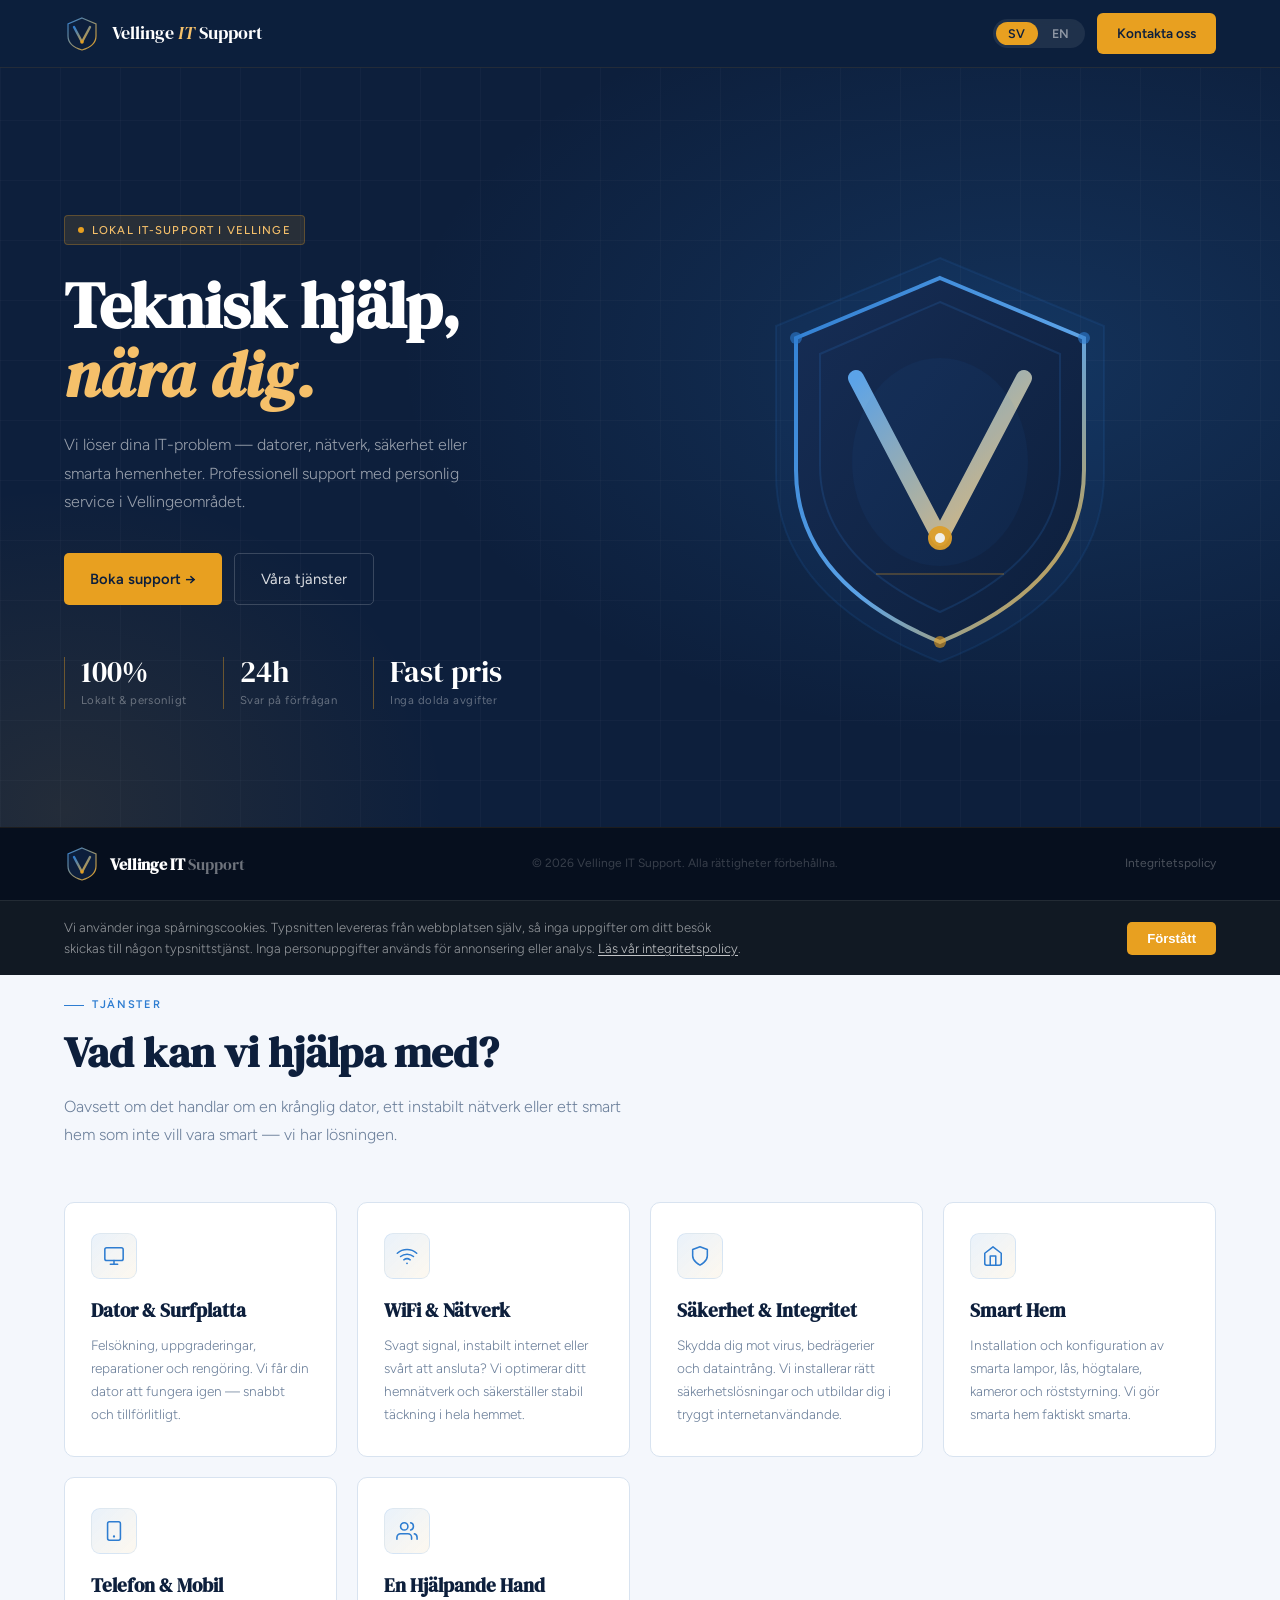
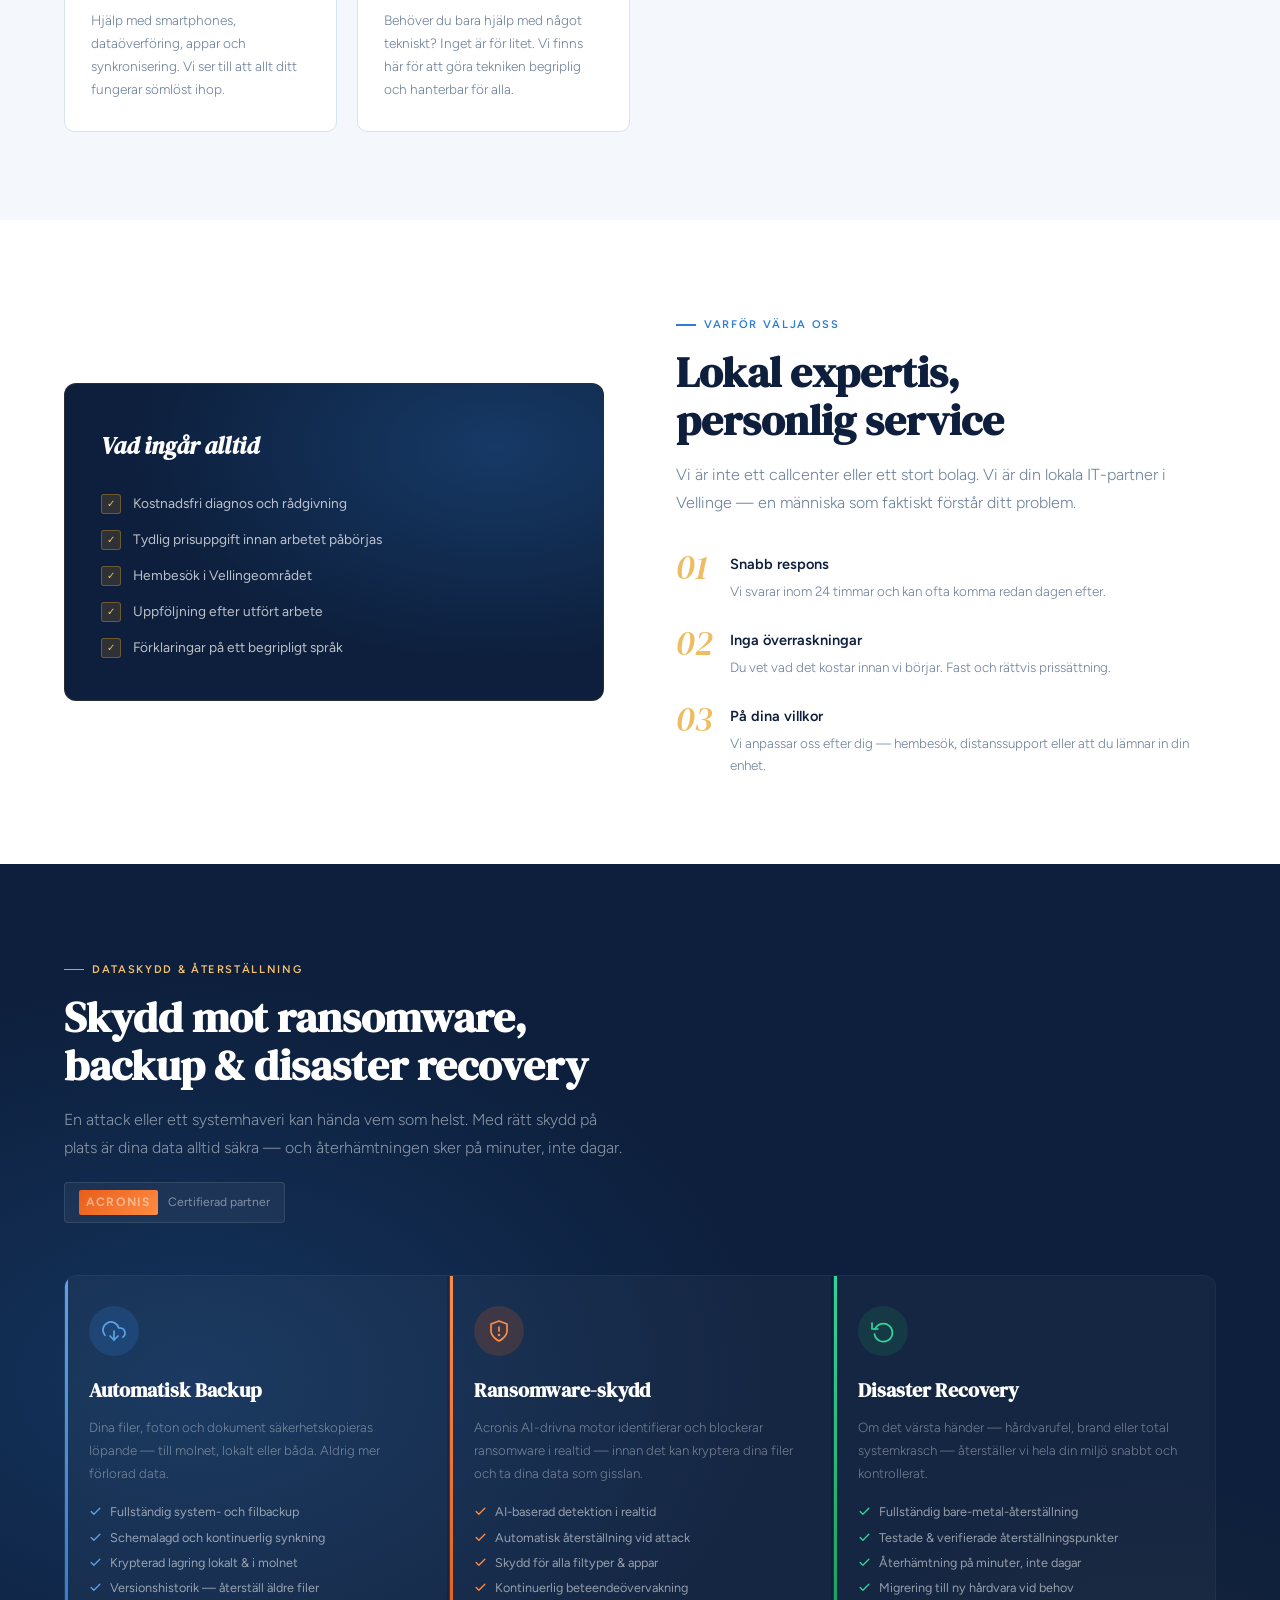
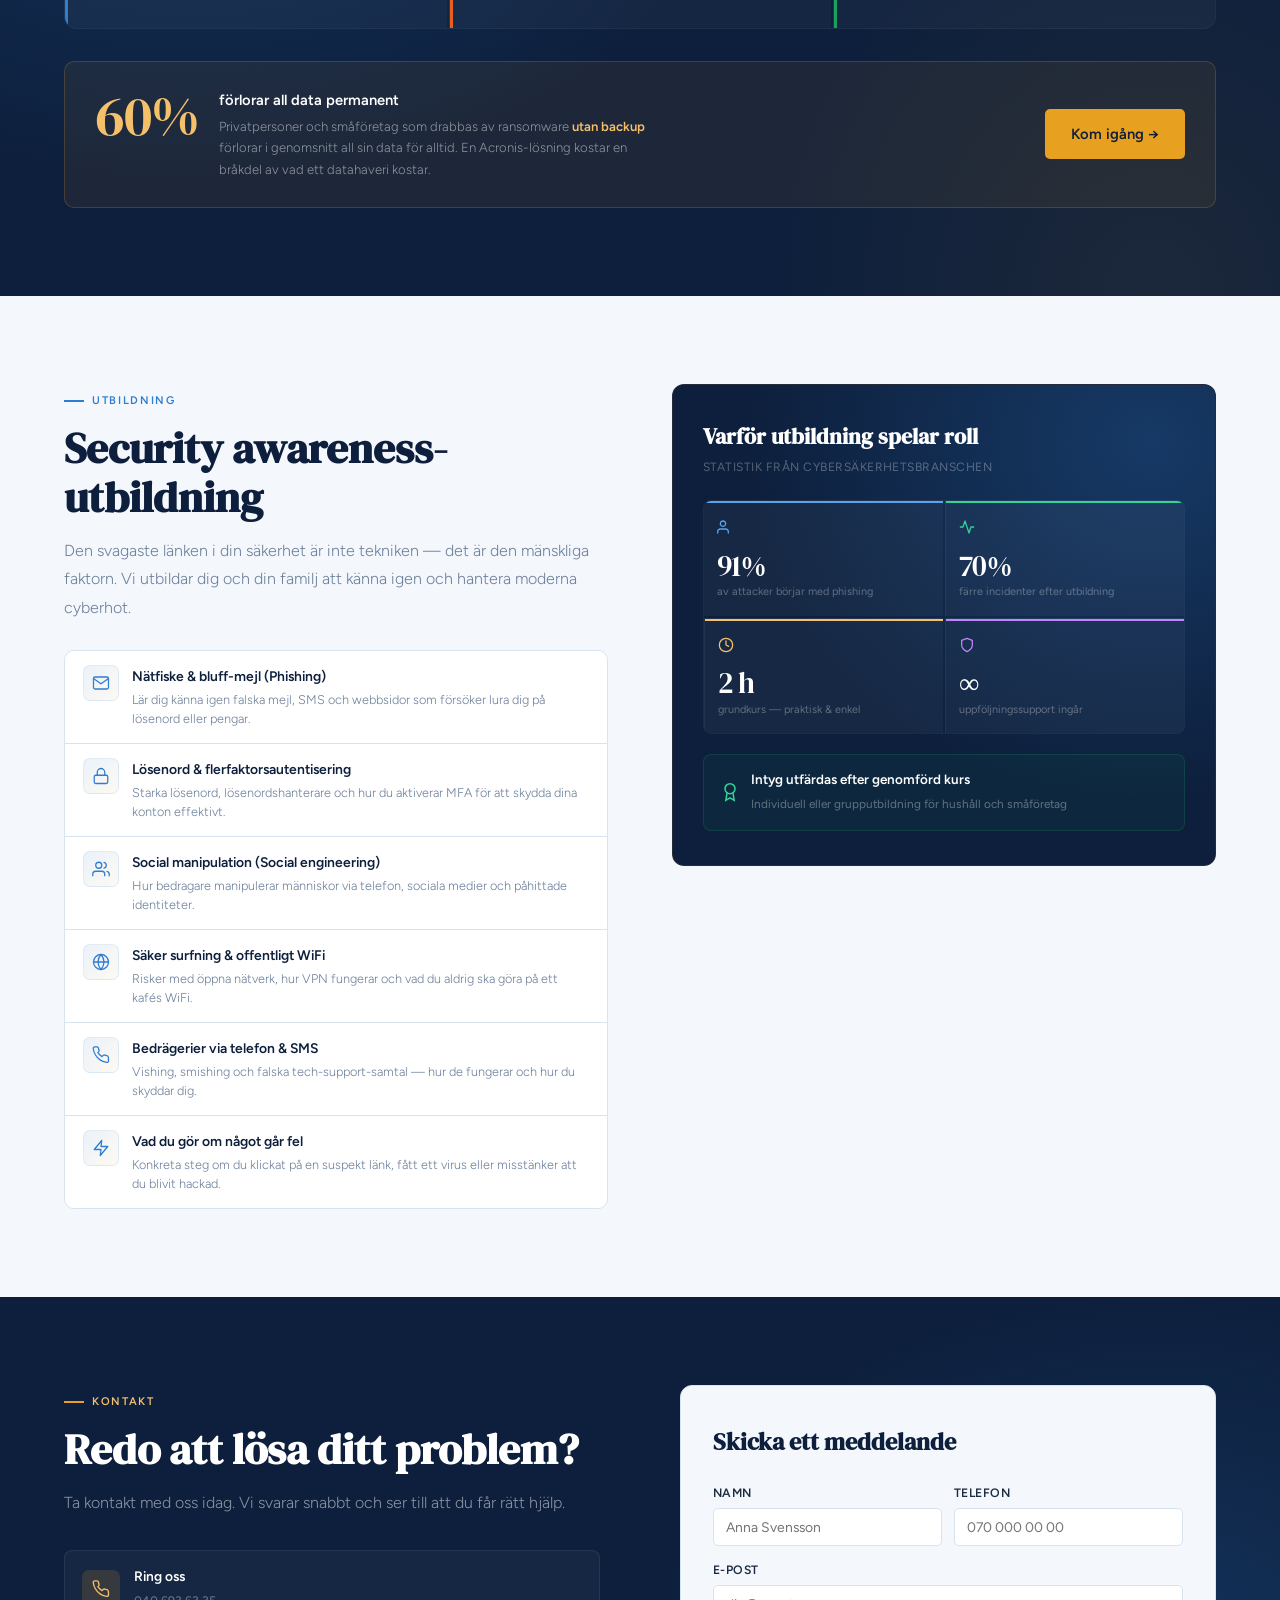
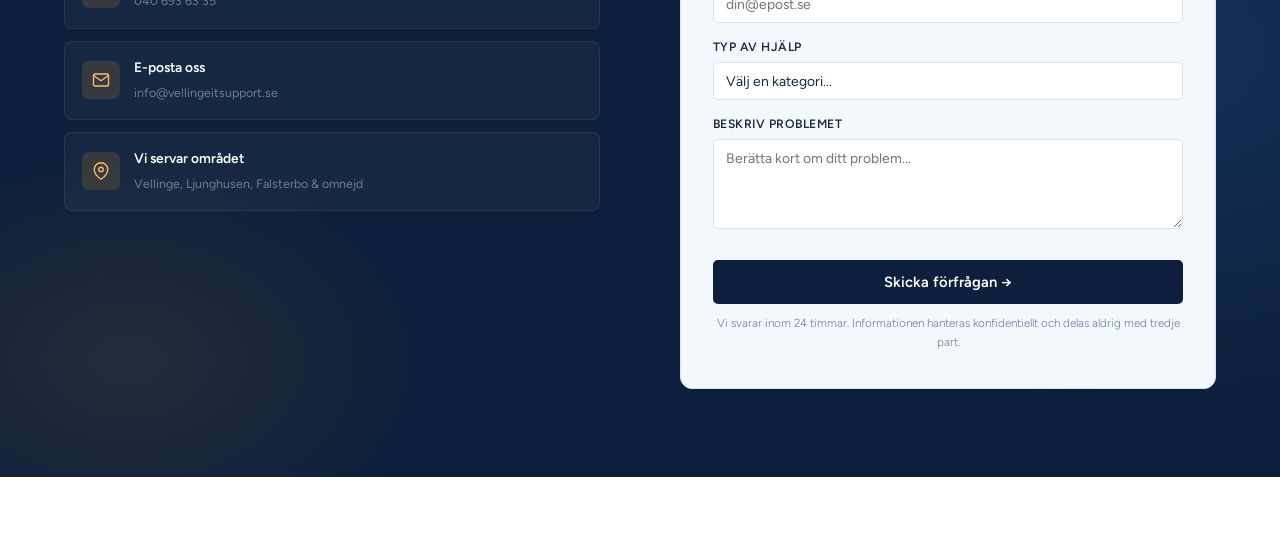
<file: index.html>
<!DOCTYPE html>
<html lang="sv">
<head>
<meta charset="UTF-8">
<link rel="icon" type="image/svg+xml" href="[data-uri]">
<meta name="viewport" content="width=device-width, initial-scale=1.0">
<title>Vellinge IT Support — Lokal IT-hjälp i Vellingeområdet</title>

<meta http-equiv="Content-Security-Policy" content="default-src 'self'; script-src 'self' 'unsafe-inline'; style-src 'self' 'unsafe-inline'; font-src 'self'; img-src 'self' data:; form-action 'self' https://formspree.io; connect-src 'self' https://formspree.io; frame-ancestors 'none'; object-src 'none'; base-uri 'self';">
<meta http-equiv="X-Content-Type-Options" content="nosniff">
<meta http-equiv="X-Frame-Options" content="DENY">
<meta name="referrer" content="strict-origin-when-cross-origin">

<meta name="description" content="Lokal IT-support i Vellingeområdet. Hjälp med datorer, WiFi, säkerhet, smarta hem och backup-lösningar (Acronis). Professionell och personlig service.">
<meta name="robots" content="index, follow">
<meta property="og:title" content="Vellinge IT Support">
<meta property="og:description" content="Lokal IT-support med personlig service — datorer, nätverk, säkerhet, smart hem och Acronis backup.">
<meta property="og:type" content="website">
<meta property="og:locale" content="sv_SE">
<link rel="stylesheet" href="fonts/fonts.css">
<style>
  :root {
    --navy: #0d1f3c; --navy-mid: #162d55; --blue: #1a4a8a; --sky: #2e7dd1;
    --accent: #e8a020; --accent-light: #f5c06a; --accent-pale: #fef3d8;
    --red: #e85d1a; --green: #1a9e5c;
    --light: #f4f7fc; --lighter: #ffffff;
    --text: #1a2b42; --muted: #6b7f9a; --border: #d8e3f0;
  }
  *, *::before, *::after { box-sizing: border-box; margin: 0; padding: 0; }
  html { scroll-behavior: smooth; }
  body {
    padding-bottom: 72px; font-family: 'Figtree', sans-serif; color: var(--text); background: var(--lighter); line-height: 1.65; overflow-x: hidden; }

  nav {
    position: fixed; top: 0; left: 0; right: 0; z-index: 100;
    background: rgba(13,31,60,0.97); backdrop-filter: blur(14px);
    border-bottom: 1px solid rgba(232,160,32,0.1);
    padding: 0 5vw; display: flex; align-items: center; justify-content: space-between; height: 68px;
  }
  .nav-brand { display: flex; align-items: center; gap: 12px; text-decoration: none; }
  .nav-brand-icon { width: 36px; height: 36px; display: flex; align-items: center; justify-content: center; }
  .nav-brand-text { font-family: 'DM Serif Display', serif; color: white; font-size: 1.15rem; font-weight: 400; }
  .nav-brand-text span { color: var(--accent-light); font-style: italic; }
  .nav-actions { display: flex; align-items: center; gap: 12px; }
  .lang-toggle { display: flex; background: rgba(255,255,255,0.08); border-radius: 20px; padding: 3px; gap: 2px; }
  .lang-btn { background: none; border: none; cursor: pointer; color: rgba(255,255,255,0.5); font-family: 'Figtree', sans-serif; font-size: 0.78rem; font-weight: 600; letter-spacing: 0.05em; padding: 4px 12px; border-radius: 16px; transition: all 0.2s; }
  .lang-btn.active { background: var(--accent); color: var(--navy); }
  .nav-cta { background: var(--accent); color: var(--navy); font-family: 'Figtree', sans-serif; font-weight: 600; font-size: 0.85rem; padding: 9px 20px; border-radius: 6px; text-decoration: none; border: none; cursor: pointer; transition: all 0.2s; white-space: nowrap; }
  .nav-cta:hover { background: var(--accent-light); transform: translateY(-1px); }

  .hero { min-height: 100vh; background: var(--navy); display: flex; align-items: center; position: relative; overflow: hidden; padding: 80px 5vw 56px; }
  .hero-bg { position: absolute; inset: 0; z-index: 0; background: radial-gradient(ellipse 75% 65% at 80% 40%, rgba(46,125,209,0.2), transparent 65%), radial-gradient(ellipse 50% 60% at 5% 90%, rgba(232,160,32,0.1), transparent 60%); }
  .hero-grid { position: absolute; inset: 0; z-index: 0; background-image: linear-gradient(rgba(255,255,255,0.022) 1px, transparent 1px), linear-gradient(90deg, rgba(255,255,255,0.022) 1px, transparent 1px); background-size: 60px 60px; }
  .hero-inner { display: grid; grid-template-columns: 1fr 1fr; gap: 48px; align-items: center; width: 100%; position: relative; z-index: 1; }
  .hero-content { animation: fadeUp 0.9s ease both; }
  .hero-badge { display: inline-flex; align-items: center; gap: 8px; background: rgba(232,160,32,0.12); border: 1px solid rgba(232,160,32,0.28); border-radius: 4px; padding: 5px 13px; margin-bottom: 26px; }
  .hero-badge-dot { width: 6px; height: 6px; background: var(--accent); border-radius: 50%; animation: pulse 2.4s ease infinite; }
  .hero-badge span { color: var(--accent-light); font-size: 0.71rem; font-weight: 500; letter-spacing: 0.1em; text-transform: uppercase; }
  h1 { font-family: 'DM Serif Display', serif; font-size: clamp(2.6rem,5.5vw,4rem); color: white; line-height: 1.08; margin-bottom: 22px; }
  h1 em { font-style: italic; color: var(--accent-light); }
  .hero-sub { font-size: 1rem; color: rgba(255,255,255,0.58); font-weight: 300; max-width: 440px; margin-bottom: 36px; line-height: 1.78; }
  .hero-btns { display: flex; gap: 12px; flex-wrap: wrap; }
  .btn-primary { background: var(--accent); color: var(--navy); font-family: 'Figtree', sans-serif; font-weight: 600; font-size: 0.92rem; padding: 13px 26px; border-radius: 5px; text-decoration: none; border: none; cursor: pointer; transition: all 0.25s; display: inline-flex; align-items: center; gap: 8px; }
  .btn-primary:hover { background: var(--accent-light); transform: translateY(-2px); box-shadow: 0 8px 24px rgba(232,160,32,0.3); }
  .btn-secondary { background: transparent; color: rgba(255,255,255,0.85); font-family: 'Figtree', sans-serif; font-weight: 400; font-size: 0.92rem; padding: 13px 26px; border-radius: 5px; text-decoration: none; border: 1px solid rgba(255,255,255,0.18); transition: all 0.25s; display: inline-flex; align-items: center; gap: 8px; }
  .btn-secondary:hover { background: rgba(255,255,255,0.08); transform: translateY(-2px); }
  .hero-stats { margin-top: 52px; display: flex; gap: 36px; flex-wrap: wrap; animation: fadeUp 0.9s 0.2s ease both; }
  .stat { border-left: 1px solid rgba(232,160,32,0.4); padding-left: 16px; }
  .stat-num { font-family: 'DM Serif Display', serif; font-size: 1.85rem; color: white; line-height: 1; }
  .stat-label { font-size: 0.71rem; color: rgba(255,255,255,0.35); letter-spacing: 0.04em; margin-top: 4px; }
  .hero-visual { display: flex; align-items: center; justify-content: center; animation: fadeUp 1s 0.15s ease both; }
  .hero-visual svg { width: 100%; max-width: 400px; }

  section { padding: 88px 5vw; }
  .section-tag {
    display: inline-flex; align-items: center; gap: 8px;
    font-size: 0.69rem; font-weight: 600; letter-spacing: 0.15em;
    color: var(--sky); text-transform: uppercase; margin-bottom: 14px;
  }
  .section-tag::before { content: ''; display: inline-block; width: 20px; height: 1.5px; background: var(--sky); flex-shrink: 0; }
  h2 { font-family: 'DM Serif Display', serif; font-size: clamp(1.9rem,3.5vw,2.7rem); color: var(--navy); line-height: 1.12; margin-bottom: 16px; }
  .section-intro { font-size: 1rem; color: var(--muted); max-width: 560px; line-height: 1.78; font-weight: 300; }

  .services { background: var(--light); }
  .services-header { margin-bottom: 52px; }
  .services-grid { display: grid; grid-template-columns: repeat(auto-fill,minmax(270px,1fr)); gap: 20px; }
  .service-card { background: white; border: 1px solid var(--border); border-radius: 10px; padding: 30px 26px; transition: all 0.32s; position: relative; overflow: hidden; }
  .service-card::before { content: ''; position: absolute; top: 0; left: 0; right: 0; height: 2px; background: linear-gradient(90deg, var(--sky), var(--accent)); transform: scaleX(0); transform-origin: left; transition: transform 0.35s; }
  .service-card:hover { transform: translateY(-6px); box-shadow: 0 20px 56px rgba(13,31,60,0.1); border-color: rgba(46,125,209,0.35); }
  .service-card:hover::before { transform: scaleX(1); }
  .service-icon { width: 46px; height: 46px; background: linear-gradient(135deg,rgba(46,125,209,0.1),rgba(232,160,32,0.07)); border-radius: 9px; display: flex; align-items: center; justify-content: center; margin-bottom: 16px; border: 1px solid rgba(46,125,209,0.12); }
  .service-icon svg { width: 22px; height: 22px; stroke: var(--sky); fill: none; stroke-width: 1.7; stroke-linecap: round; stroke-linejoin: round; }
  .service-card h3 { font-family: 'DM Serif Display', serif; font-size: 1.2rem; color: var(--navy); margin-bottom: 8px; }
  .service-card p { font-size: 0.85rem; color: var(--muted); line-height: 1.68; font-weight: 300; }

  .why { background: white; }
  .why-inner { display: grid; grid-template-columns: 1fr 1fr; gap: 72px; align-items: center; }
  .why-visual { background: var(--navy); border-radius: 12px; padding: 42px 36px; position: relative; overflow: hidden; border: 1px solid rgba(232,160,32,0.12); }
  .why-visual-bg { position: absolute; inset: 0; background: radial-gradient(ellipse at 80% 20%, rgba(46,125,209,0.28), transparent 60%); }
  .why-visual-content { position: relative; z-index: 1; }
  .why-visual-title { font-family: 'DM Serif Display', serif; font-size: 1.5rem; color: white; margin-bottom: 26px; font-style: italic; }
  .check-list { list-style: none; display: flex; flex-direction: column; gap: 14px; }
  .check-list li { display: flex; align-items: flex-start; gap: 12px; color: rgba(255,255,255,0.72); font-size: 0.86rem; line-height: 1.6; }
  .check-icon { width: 20px; height: 20px; flex-shrink: 0; background: rgba(232,160,32,0.15); border: 1px solid rgba(232,160,32,0.35); border-radius: 3px; display: flex; align-items: center; justify-content: center; color: var(--accent-light); font-size: 10px; margin-top: 2px; }
  .why-points { display: flex; flex-direction: column; gap: 26px; margin-top: 34px; }
  .why-point { display: flex; gap: 18px; align-items: flex-start; }
  .why-point-num { font-family: 'DM Serif Display', serif; font-size: 2.2rem; color: var(--accent); line-height: 0.9; width: 36px; flex-shrink: 0; font-style: italic; opacity: 0.7; }
  .why-point h4 { font-weight: 600; color: var(--navy); margin-bottom: 4px; font-size: 0.91rem; }
  .why-point p { font-size: 0.84rem; color: var(--muted); line-height: 1.65; font-weight: 300; }

  .acronis { background: var(--navy); position: relative; overflow: hidden; }
  .acronis-bg { position: absolute; inset: 0; background: radial-gradient(ellipse 70% 60% at 15% 50%, rgba(46,125,209,0.22), transparent 65%), radial-gradient(ellipse 50% 70% at 90% 100%, rgba(232,160,32,0.07), transparent 60%); }
  .acronis-inner { position: relative; z-index: 1; }
  .acronis-header { margin-bottom: 52px; }
  .acronis-header h2 { color: white; }
  .acronis-header .section-tag { color: var(--accent-light); }
  .acronis-header .section-tag::before { background: var(--accent); }
  .acronis-header .section-intro { color: rgba(255,255,255,0.52); }
  .acronis-partner { display: inline-flex; align-items: center; gap: 10px; background: rgba(255,255,255,0.05); border: 1px solid rgba(255,255,255,0.1); border-radius: 4px; padding: 7px 14px; margin-top: 20px; }
  .acronis-partner-badge { background: linear-gradient(135deg,#e85d1a,#ff8c42); border-radius: 2px; padding: 2px 7px; font-size: 0.65rem; font-weight: 700; color: white; letter-spacing: 0.1em; }
  .acronis-partner span { color: rgba(255,255,255,0.45); font-size: 0.76rem; }
  .acronis-grid { display: grid; grid-template-columns: repeat(3,1fr); gap: 2px; margin-bottom: 32px; border: 1px solid rgba(255,255,255,0.07); border-radius: 12px; overflow: hidden; }
  .acronis-card { background: rgba(255,255,255,0.03); padding: 30px 24px; transition: background 0.3s; position: relative; overflow: hidden; }
  .acronis-card + .acronis-card { border-left: 1px solid rgba(255,255,255,0.06); }
  .acronis-card::before { content: ''; position: absolute; top: 0; left: 0; bottom: 0; width: 3px; }
  .card-backup::before    { background: linear-gradient(180deg,#5ba3e8,#2e7dd1); }
  .card-ransomware::before { background: linear-gradient(180deg,#ff8c42,#e85d1a); }
  .card-disaster::before  { background: linear-gradient(180deg,#34d399,#1a9e5c); }
  .acronis-card:hover { background: rgba(255,255,255,0.065); }
  .acronis-card-icon { width: 50px; height: 50px; border-radius: 50%; display: flex; align-items: center; justify-content: center; margin-bottom: 18px; }
  .icon-backup    { background: rgba(46,125,209,0.22); }
  .icon-ransomware { background: rgba(232,93,26,0.18); }
  .icon-disaster  { background: rgba(26,158,92,0.16); }
  .icon-backup svg    { stroke: #5ba3e8; }
  .icon-ransomware svg { stroke: #ff8c42; }
  .icon-disaster svg  { stroke: #34d399; }
  .acronis-card-icon svg { width: 24px; height: 24px; fill: none; stroke-width: 1.7; stroke-linecap: round; stroke-linejoin: round; }
  .acronis-card h3 { font-family: 'DM Serif Display', serif; font-size: 1.25rem; color: white; margin-bottom: 9px; }
  .acronis-card p { font-size: 0.83rem; color: rgba(255,255,255,0.4); line-height: 1.75; margin-bottom: 18px; font-weight: 300; }
  .acronis-features { list-style: none; display: flex; flex-direction: column; gap: 7px; }
  .acronis-features li { display: flex; align-items: flex-start; gap: 8px; font-size: 0.79rem; color: rgba(255,255,255,0.55); line-height: 1.45; }
  .acronis-features li svg { width: 13px; height: 13px; fill: none; stroke-width: 2.4; stroke-linecap: round; stroke-linejoin: round; flex-shrink: 0; margin-top: 2px; }
  .card-backup .acronis-features li svg    { stroke: #5ba3e8; }
  .card-ransomware .acronis-features li svg { stroke: #ff8c42; }
  .card-disaster .acronis-features li svg  { stroke: #34d399; }
  .acronis-callout { display: grid; grid-template-columns: 1fr auto; gap: 24px; align-items: center; background: rgba(232,160,32,0.07); border: 1px solid rgba(232,160,32,0.2); border-radius: 10px; padding: 26px 30px; }
  .acronis-callout-inner { display: flex; align-items: flex-start; gap: 20px; }
  .acronis-stat-num { font-family: 'DM Serif Display', serif; font-size: 3.5rem; font-weight: 400; color: var(--accent-light); line-height: 1; flex-shrink: 0; letter-spacing: -0.02em; }
  .acronis-stat-text strong { display: block; color: white; font-size: 0.92rem; font-weight: 600; margin-bottom: 4px; }
  .acronis-stat-text p { color: rgba(255,255,255,0.5); font-size: 0.82rem; line-height: 1.65; font-weight: 300; max-width: 440px; }
  .acronis-stat-text p strong { display: inline; color: var(--accent-light); font-size: inherit; }

  .awareness { background: var(--light); }
  .awareness-inner { display: grid; grid-template-columns: 1fr 1fr; gap: 64px; align-items: start; }
  .awareness-modules { display: flex; flex-direction: column; gap: 0; margin-top: 28px; border: 1px solid var(--border); border-radius: 10px; overflow: hidden; }
  .awareness-module { background: white; border-bottom: 1px solid var(--border); padding: 14px 18px; display: flex; align-items: flex-start; gap: 13px; transition: all 0.22s; position: relative; }
  .awareness-module:last-child { border-bottom: none; }
  .awareness-module::before { content: ''; position: absolute; top: 0; left: 0; bottom: 0; width: 2px; background: var(--sky); transform: scaleY(0); transform-origin: center; transition: transform 0.22s; }
  .awareness-module:hover { background: #f8faff; padding-left: 22px; }
  .awareness-module:hover::before { transform: scaleY(1); }
  .module-icon { width: 36px; height: 36px; flex-shrink: 0; border-radius: 7px; display: flex; align-items: center; justify-content: center; background: linear-gradient(135deg,rgba(46,125,209,0.1),rgba(232,160,32,0.06)); border: 1px solid rgba(46,125,209,0.1); transition: all 0.22s; }
  .awareness-module:hover .module-icon { background: rgba(46,125,209,0.12); border-color: rgba(46,125,209,0.25); }
  .module-icon svg { width: 18px; height: 18px; stroke: var(--sky); fill: none; stroke-width: 1.7; stroke-linecap: round; stroke-linejoin: round; }
  .module-text h4 { font-weight: 600; font-size: 0.87rem; color: var(--navy); margin-bottom: 3px; }
  .module-text p { font-size: 0.79rem; color: var(--muted); line-height: 1.5; font-weight: 300; }
  .awareness-visual { background: var(--navy); border-radius: 12px; padding: 34px 30px; position: relative; overflow: hidden; border: 1px solid rgba(232,160,32,0.1); }
  .awareness-visual-bg { position: absolute; inset: 0; background: radial-gradient(ellipse at 88% 12%, rgba(46,125,209,0.28), transparent 60%); }
  .awareness-visual-content { position: relative; z-index: 1; }
  .awareness-visual h3 { font-family: 'DM Serif Display', serif; font-size: 1.35rem; color: white; margin-bottom: 4px; }
  .awareness-visual-sub { font-size: 0.75rem; color: rgba(255,255,255,0.3); margin-bottom: 22px; letter-spacing: 0.04em; text-transform: uppercase; }
  .awareness-stats { display: grid; grid-template-columns: 1fr 1fr; gap: 2px; margin-bottom: 20px; border-radius: 8px; overflow: hidden; border: 1px solid rgba(255,255,255,0.06); }
  .astat { background: rgba(255,255,255,0.04); padding: 16px 13px; position: relative; }
  .astat::before { content: ''; position: absolute; top: 0; left: 0; right: 0; height: 2px; }
  .astat:nth-child(1)::before { background: #5ba3e8; }
  .astat:nth-child(2)::before { background: #34d399; }
  .astat:nth-child(3)::before { background: var(--accent-light); }
  .astat:nth-child(4)::before { background: #c084fc; }
  .astat + .astat { border-left: 1px solid rgba(255,255,255,0.05); }
  .astat:nth-child(3), .astat:nth-child(4) { border-top: 1px solid rgba(255,255,255,0.05); }
  .astat-icon { margin-bottom: 8px; }
  .astat-icon svg { width: 16px; height: 16px; fill: none; stroke-width: 1.9; stroke-linecap: round; stroke-linejoin: round; }
  .astat:nth-child(1) .astat-icon svg { stroke: #5ba3e8; }
  .astat:nth-child(2) .astat-icon svg { stroke: #34d399; }
  .astat:nth-child(3) .astat-icon svg { stroke: var(--accent-light); }
  .astat:nth-child(4) .astat-icon svg { stroke: #c084fc; }
  .astat-num { font-family: 'DM Serif Display', serif; font-size: 1.8rem; color: white; line-height: 1; letter-spacing: -0.02em; }
  .astat-label { font-size: 0.68rem; color: rgba(255,255,255,0.32); margin-top: 4px; line-height: 1.4; }
  .awareness-cert { background: rgba(26,158,92,0.08); border: 1px solid rgba(26,158,92,0.2); border-radius: 8px; padding: 13px 16px; display: flex; align-items: center; gap: 11px; }
  .awareness-cert svg { width: 20px; height: 20px; stroke: #34d399; fill: none; stroke-width: 1.8; flex-shrink: 0; }
  .awareness-cert-text strong { display: block; color: white; font-size: 0.84rem; font-weight: 600; }
  .awareness-cert-text span { font-size: 0.74rem; color: rgba(255,255,255,0.34); }

  .contact { background: var(--navy); position: relative; overflow: hidden; }
  .contact-bg { position: absolute; inset: 0; background: radial-gradient(ellipse 60% 70% at 90% 45%, rgba(46,125,209,0.2), transparent 65%), radial-gradient(ellipse 40% 45% at 10% 85%, rgba(232,160,32,0.1), transparent 60%); }
  .contact-inner { position: relative; z-index: 1; display: grid; grid-template-columns: 1fr 1fr; gap: 80px; align-items: start; }
  .contact h2 { color: white; }
  .contact .section-tag { color: var(--accent-light); }
  .contact .section-tag::before { background: var(--accent); }
  .contact .section-intro { color: rgba(255,255,255,0.52); }
  .contact-ways { margin-top: 32px; display: flex; flex-direction: column; gap: 12px; }
  .contact-way { display: flex; align-items: center; gap: 14px; padding: 14px 17px; background: rgba(255,255,255,0.04); border: 1px solid rgba(255,255,255,0.07); border-radius: 8px; text-decoration: none; transition: all 0.22s; }
  .contact-way:hover { background: rgba(255,255,255,0.08); border-color: rgba(232,160,32,0.3); transform: translateX(4px); }
  .contact-way-icon { width: 38px; height: 38px; flex-shrink: 0; background: rgba(232,160,32,0.15); border-radius: 7px; display: flex; align-items: center; justify-content: center; }
  .contact-way-icon svg { width: 18px; height: 18px; stroke: var(--accent-light); fill: none; stroke-width: 1.8; stroke-linecap: round; stroke-linejoin: round; }
  .contact-way-text strong { display: block; color: white; font-weight: 600; font-size: 0.86rem; }
  .contact-way-text span { color: rgba(255,255,255,0.4); font-size: 0.77rem; }
  .form-card { background: var(--light); border-radius: 12px; padding: 36px 32px; border: 1px solid var(--border); }
  .form-card h3 { font-family: 'DM Serif Display', serif; font-size: 1.5rem; color: var(--navy); margin-bottom: 22px; }
  .form-row { margin-bottom: 14px; }
  .form-row label { display: block; font-size: 0.76rem; font-weight: 600; color: var(--text); margin-bottom: 5px; letter-spacing: 0.04em; text-transform: uppercase; }
  .form-row input, .form-row textarea, .form-row select { width: 100%; padding: 10px 12px; border: 1.5px solid var(--border); border-radius: 5px; font-family: 'Figtree', sans-serif; font-size: 0.87rem; color: var(--text); background: white; outline: none; transition: border-color 0.2s; appearance: none; }
  .form-row input:focus, .form-row textarea:focus, .form-row select:focus { border-color: var(--sky); box-shadow: 0 0 0 3px rgba(46,125,209,0.1); }
  .form-row textarea { resize: vertical; min-height: 90px; }
  .form-grid { display: grid; grid-template-columns: 1fr 1fr; gap: 12px; }
  .form-submit { width: 100%; background: var(--navy); color: white; font-family: 'Figtree', sans-serif; font-weight: 600; font-size: 0.92rem; padding: 13px; border-radius: 5px; border: none; cursor: pointer; transition: all 0.25s; margin-top: 8px; }
  .form-submit:hover { background: var(--blue); transform: translateY(-2px); box-shadow: 0 8px 20px rgba(13,31,60,0.25); }
  .form-submit:disabled { opacity: 0.55; cursor: not-allowed; transform: none; }
  .form-note { font-size: 0.73rem; color: var(--muted); text-align: center; margin-top: 10px; font-weight: 300; }
  .success-msg { display: none; background: rgba(46,125,209,0.08); border: 1px solid rgba(46,125,209,0.28); border-radius: 6px; padding: 14px; text-align: center; color: var(--sky); font-weight: 500; font-size: 0.86rem; margin-top: 10px; }
  #form-error { display: none; color: #dc2626; font-size: 0.82rem; margin-bottom: 8px; }

  footer { position: fixed; bottom: 0; left: 0; right: 0; z-index: 100; background: #060f1e; padding: 18px 5vw; display: flex; align-items: center; justify-content: space-between; flex-wrap: wrap; gap: 16px; border-top: 1px solid rgba(232,160,32,0.1); }
  .footer-brand { display: flex; align-items: center; gap: 10px; text-decoration: none; }
  .footer-brand-text { font-family: 'DM Serif Display', serif; color: rgba(255,255,255,0.42); font-size: 1rem; }
  .footer-brand-text b { color: white; }
  .footer-copy { color: rgba(255,255,255,0.2); font-size: 0.75rem; }

  @keyframes fadeUp { from { opacity:0; transform:translateY(24px); } to { opacity:1; transform:translateY(0); } }
  @keyframes pulse { 0%,100%{ opacity:1; transform:scale(1); } 50%{ opacity:0.45; transform:scale(0.82); } }
  .fade-in { opacity:0; transform:translateY(20px); transition: opacity 0.75s ease, transform 0.75s ease; }
  .fade-in.visible { opacity:1; transform:translateY(0); }

  @media(min-width:1400px) {
    nav { padding-left: max(5vw,calc((100vw - 1360px)/2)); padding-right: max(5vw,calc((100vw - 1360px)/2)); }
    footer { padding-left: max(5vw,calc((100vw - 1360px)/2)); padding-right: max(5vw,calc((100vw - 1360px)/2)); }
    section { padding-left: max(5vw,calc((100vw - 1360px)/2)); padding-right: max(5vw,calc((100vw - 1360px)/2)); }
    .hero { padding-left: max(5vw,calc((100vw - 1360px)/2)); padding-right: max(5vw,calc((100vw - 1360px)/2)); }
  }
  @media(max-width:1023px) and (min-width:768px) {
    section { padding: 68px 5vw; }
    .hero { padding: 72px 5vw 48px; }
    .hero-inner { gap: 32px; }
    .hero-visual svg { max-width: 280px; }
    .services-grid { grid-template-columns: repeat(2,1fr); }
    .acronis-grid { grid-template-columns: repeat(2,1fr); gap: 0; }
    .acronis-card + .acronis-card { border-left: 1px solid rgba(255,255,255,0.06); }
    .card-disaster { grid-column: span 2; border-left: none; border-top: 1px solid rgba(255,255,255,0.06); }
  }
  @media(max-width:860px) {
    .hero-inner { grid-template-columns: 1fr; }
    .hero-visual { display: none; }
    .why-inner { grid-template-columns: 1fr; gap: 40px; }
    .awareness-inner { grid-template-columns: 1fr; gap: 40px; }
  }
  @media(max-width:768px) {
    .contact-inner { grid-template-columns: 1fr; gap: 48px; }
    .acronis-grid { grid-template-columns: 1fr; gap: 0; }
    .acronis-card + .acronis-card { border-left: none; border-top: 1px solid rgba(255,255,255,0.06); }
    .acronis-callout { grid-template-columns: 1fr; gap: 20px; }
  }
  @media(max-width:600px) {
    nav { padding: 0 4vw; }
    .nav-brand-text { display: none; }
    section { padding: 52px 4vw; }
    .hero { padding: 80px 4vw 40px; }
    .services-grid { grid-template-columns: 1fr; }
    .form-grid { grid-template-columns: 1fr; }
    footer { flex-direction: column; align-items: flex-start; }
  }
  @media(hover:none) {
    .service-card:hover, .contact-way:hover, .awareness-module:hover,
    .btn-primary:hover, .btn-secondary:hover, .nav-cta:hover { transform: none; }
  }
  @media(prefers-reduced-motion:reduce) {
    *, *::before, *::after { animation-duration:0.01ms !important; transition-duration:0.01ms !important; }
    .fade-in { opacity:1; transform:none; }
  }

  .cookie-bar {
    position: fixed; bottom: 0; left: 0; right: 0; z-index: 200;
    background: rgba(10,18,28,0.97); backdrop-filter: blur(12px);
    border-top: 1px solid rgba(255,255,255,0.08);
    padding: 16px 5vw; display: flex; align-items: center; justify-content: space-between;
    gap: 20px; flex-wrap: wrap;
    transform: translateY(100%); transition: transform 0.35s ease;
  }
  .cookie-bar.visible { transform: translateY(0); }
  .cookie-bar p { font-size: 0.82rem; color: rgba(255,255,255,0.55); font-weight: 300; line-height: 1.6; max-width: 680px; }
  .cookie-bar p a { color: rgba(255,255,255,0.75); text-decoration: underline; text-underline-offset: 2px; }
  .cookie-bar p a:hover { color: white; }
  .cookie-accept { background: var(--accent, #0891b2); color: white; border: none; border-radius: 5px; padding: 9px 20px; font-size: 0.82rem; font-weight: 600; cursor: pointer; white-space: nowrap; transition: opacity 0.2s; flex-shrink: 0; }
  .cookie-accept:hover { opacity: 0.85; }
  @media(max-width:600px) { .cookie-bar { padding: 14px 4vw; } .cookie-bar p { font-size: 0.78rem; } }

</style>
</head>
<body>
<nav>
  <a href="#" class="nav-brand">
        <div class="nav-brand-icon">
      <svg width="36" height="36" viewBox="0 0 36 36" xmlns="http://www.w3.org/2000/svg" aria-label="Vellinge IT logotyp">
  <defs>
    <linearGradient id="vm_g" x1="0%" y1="0%" x2="100%" y2="100%">
      <stop offset="0%" stop-color="#2e7dd1"/>
      <stop offset="100%" stop-color="#e8a020"/>
    </linearGradient>
  </defs>
  <path d="M18 2 L32 8 L32 20 Q32 30 18 34 Q4 30 4 20 L4 8 Z" fill="#0d1f3c" stroke="url(#vm_g)" stroke-width="1.2"/>
  <path d="M10 11 L18 26 L26 11" fill="none" stroke="url(#vm_g)" stroke-width="2.4" stroke-linecap="round" stroke-linejoin="round"/>
  <circle cx="18" cy="26" r="1.8" fill="#e8a020" opacity="0.9"/>
</svg>
    </div>
    <span class="nav-brand-text">Vellinge <span>IT</span> Support</span>
  </a>
  <div class="nav-actions">
    <div class="lang-toggle">
      <button class="lang-btn active" onclick="setLang('sv')" id="btn-sv">SV</button>
      <button class="lang-btn" onclick="setLang('en')" id="btn-en">EN</button>
    </div>
    <a href="#contact" class="nav-cta" data-sv="Kontakta oss" data-en="Contact us">Kontakta oss</a>
  </div>
</nav>

<section class="hero">
  <div class="hero-bg"></div><div class="hero-grid"></div>
  <div class="hero-inner">

    <div>
      <div class="hero-content">
        <div class="hero-badge"><div class="hero-badge-dot"></div><span data-sv="Lokal IT-support i Vellinge" data-en="Local IT support in Vellinge">Lokal IT-support i Vellinge</span></div>
        <h1 data-sv="Teknisk hjälp,<br><em>nära dig.</em>" data-en="Technical help,<br><em>close to you.</em>">Teknisk hjälp,<br><em>nära dig.</em></h1>
        <p class="hero-sub" data-sv="Vi löser dina IT-problem — datorer, nätverk, säkerhet eller smarta hemenheter. Professionell support med personlig service i Vellingeområdet." data-en="We solve your IT problems — computers, networks, security or smart home devices. Professional support with personal service in the Vellinge area.">Vi löser dina IT-problem — datorer, nätverk, säkerhet eller smarta hemenheter. Professionell support med personlig service i Vellingeområdet.</p>
        <div class="hero-btns">
          <a href="#contact" class="btn-primary" data-sv="Boka support →" data-en="Book support →">Boka support →</a>
          <a href="#services" class="btn-secondary" data-sv="Våra tjänster" data-en="Our services">Våra tjänster</a>
        </div>
      </div>
      <div class="hero-stats">
        <div class="stat"><div class="stat-num">100%</div><div class="stat-label" data-sv="Lokalt & personligt" data-en="Local & personal">Lokalt & personligt</div></div>
        <div class="stat"><div class="stat-num">24h</div><div class="stat-label" data-sv="Svar på förfrågan" data-en="Response time">Svar på förfrågan</div></div>
        <div class="stat"><div class="stat-num" data-sv="Fast pris" data-en="Fixed price">Fast pris</div><div class="stat-label" data-sv="Inga dolda avgifter" data-en="No hidden fees">Inga dolda avgifter</div></div>
      </div>
    </div>

    <div class="hero-visual">
      <svg viewBox="0 0 200 220" xmlns="http://www.w3.org/2000/svg">
        <defs>
          <linearGradient id="shield-hero-fill" x1="0%" y1="0%" x2="100%" y2="100%">
            <stop offset="0%" stop-color="#162d55"/>
            <stop offset="100%" stop-color="#0d1f3c"/>
          </linearGradient>
          <linearGradient id="shield-hero-stroke" x1="0%" y1="0%" x2="100%" y2="100%">
            <stop offset="0%" stop-color="#2e7dd1"/>
            <stop offset="55%" stop-color="#5ba3e8"/>
            <stop offset="100%" stop-color="#e8a020"/>
          </linearGradient>
          <linearGradient id="v-grad" x1="0%" y1="0%" x2="100%" y2="100%">
            <stop offset="0%" stop-color="#5ba3e8"/>
            <stop offset="100%" stop-color="#f5c06a"/>
          </linearGradient>
        </defs>

        <path d="M100 8 L182 42 L182 116 Q182 178 100 210 Q18 178 18 116 L18 42 Z"
              fill="rgba(46,125,209,0.06)" stroke="rgba(46,125,209,0.12)" stroke-width="1"/>

        <path d="M100 18 L172 48 L172 114 Q172 170 100 200 Q28 170 28 114 L28 48 Z"
              fill="url(#shield-hero-fill)" stroke="url(#shield-hero-stroke)" stroke-width="2"/>

        <path d="M100 30 L160 56 L160 112 Q160 158 100 185 Q40 158 40 112 L40 56 Z"
              fill="none" stroke="rgba(46,125,209,0.18)" stroke-width="1"/>

        <line x1="28" y1="48" x2="44" y2="48" stroke="url(#shield-hero-stroke)" stroke-width="1.5" opacity="0.5"/>
        <line x1="172" y1="48" x2="156" y2="48" stroke="url(#shield-hero-stroke)" stroke-width="1.5" opacity="0.5"/>

        <path d="M58 68 L100 148 L142 68"
              fill="none" stroke="url(#v-grad)" stroke-width="8"
              stroke-linecap="round" stroke-linejoin="round"/>

        <circle cx="100" cy="148" r="6" fill="#e8a020" opacity="0.95"/>
        <circle cx="100" cy="148" r="2.5" fill="white" opacity="0.9"/>

        <line x1="68" y1="166" x2="132" y2="166" stroke="rgba(232,160,32,0.25)" stroke-width="1"/>

        <circle cx="28" cy="48"  r="3" fill="#2e7dd1" opacity="0.6"/>
        <circle cx="172" cy="48" r="3" fill="#2e7dd1" opacity="0.6"/>
        <circle cx="100" cy="200" r="3" fill="#e8a020" opacity="0.6"/>

        <ellipse cx="100" cy="110" rx="44" ry="52" fill="rgba(46,125,209,0.06)"/>
      </svg>
    </div>

  </div>
</section>

<section class="services" id="services">
  <div class="services-header fade-in">
    <span class="section-tag" data-sv="Tjänster" data-en="Services">Tjänster</span>
    <h2 data-sv="Vad kan vi hjälpa med?" data-en="What can we help with?">Vad kan vi hjälpa med?</h2>
    <p class="section-intro" data-sv="Oavsett om det handlar om en krånglig dator, ett instabilt nätverk eller ett smart hem som inte vill vara smart — vi har lösningen." data-en="Whether it's a troublesome computer, an unstable network, or a smart home that refuses to cooperate — we have the solution.">Oavsett om det handlar om en krånglig dator, ett instabilt nätverk eller ett smart hem som inte vill vara smart — vi har lösningen.</p>
  </div>
  <div class="services-grid">
    <div class="service-card fade-in">
      <div class="service-icon"><svg viewBox="0 0 24 24"><rect x="2" y="3" width="20" height="14" rx="2"/><path d="M8 21h8M12 17v4"/></svg></div>
      <h3 data-sv="Dator & Surfplatta" data-en="Computer & Tablet">Dator & Surfplatta</h3>
      <p data-sv="Felsökning, uppgraderingar, reparationer och rengöring. Vi får din dator att fungera igen — snabbt och tillförlitligt." data-en="Troubleshooting, upgrades, repairs and cleaning. We get your computer working again — quickly and reliably.">Felsökning, uppgraderingar, reparationer och rengöring. Vi får din dator att fungera igen — snabbt och tillförlitligt.</p>
    </div>
    <div class="service-card fade-in">
      <div class="service-icon"><svg viewBox="0 0 24 24"><path d="M5 12.55a11 11 0 0 1 14.08 0"/><path d="M1.42 9a16 16 0 0 1 21.16 0"/><path d="M8.53 16.11a6 6 0 0 1 6.95 0"/><circle cx="12" cy="20" r="1" fill="var(--sky)" stroke="none"/></svg></div>
      <h3 data-sv="WiFi & Nätverk" data-en="WiFi & Network">WiFi & Nätverk</h3>
      <p data-sv="Svagt signal, instabilt internet eller svårt att ansluta? Vi optimerar ditt hemnätverk och säkerställer stabil täckning i hela hemmet." data-en="Weak signal, unstable internet or connectivity issues? We optimize your home network and ensure stable coverage throughout your home.">Svagt signal, instabilt internet eller svårt att ansluta? Vi optimerar ditt hemnätverk och säkerställer stabil täckning i hela hemmet.</p>
    </div>
    <div class="service-card fade-in">
      <div class="service-icon"><svg viewBox="0 0 24 24"><path d="M12 22s8-4 8-10V5l-8-3-8 3v7c0 6 8 10 8 10z"/></svg></div>
      <h3 data-sv="Säkerhet & Integritet" data-en="Security & Privacy">Säkerhet & Integritet</h3>
      <p data-sv="Skydda dig mot virus, bedrägerier och dataintrång. Vi installerar rätt säkerhetslösningar och utbildar dig i tryggt internetanvändande." data-en="Protect yourself from viruses, scams and data breaches. We install the right security solutions and guide you towards safe internet use.">Skydda dig mot virus, bedrägerier och dataintrång. Vi installerar rätt säkerhetslösningar och utbildar dig i tryggt internetanvändande.</p>
    </div>
    <div class="service-card fade-in">
      <div class="service-icon"><svg viewBox="0 0 24 24"><path d="M3 9l9-7 9 7v11a2 2 0 0 1-2 2H5a2 2 0 0 1-2-2z"/><polyline points="9 22 9 12 15 12 15 22"/></svg></div>
      <h3 data-sv="Smart Hem" data-en="Smart Home">Smart Hem</h3>
      <p data-sv="Installation och konfiguration av smarta lampor, lås, högtalare, kameror och röststyrning. Vi gör smarta hem faktiskt smarta." data-en="Installation and configuration of smart lights, locks, speakers, cameras and voice control. We make smart homes actually smart.">Installation och konfiguration av smarta lampor, lås, högtalare, kameror och röststyrning. Vi gör smarta hem faktiskt smarta.</p>
    </div>
    <div class="service-card fade-in">
      <div class="service-icon"><svg viewBox="0 0 24 24"><rect x="5" y="2" width="14" height="20" rx="2"/><line x1="12" y1="18" x2="12.01" y2="18" stroke-width="2.5"/></svg></div>
      <h3 data-sv="Telefon & Mobil" data-en="Phone & Mobile">Telefon & Mobil</h3>
      <p data-sv="Hjälp med smartphones, dataöverföring, appar och synkronisering. Vi ser till att allt ditt fungerar sömlöst ihop." data-en="Help with smartphones, data transfer, apps and synchronization. We make sure everything works seamlessly together.">Hjälp med smartphones, dataöverföring, appar och synkronisering. Vi ser till att allt ditt fungerar sömlöst ihop.</p>
    </div>
    <div class="service-card fade-in">
      <div class="service-icon"><svg viewBox="0 0 24 24"><path d="M17 21v-2a4 4 0 0 0-4-4H5a4 4 0 0 0-4 4v2"/><circle cx="9" cy="7" r="4"/><path d="M23 21v-2a4 4 0 0 0-3-3.87M16 3.13a4 4 0 0 1 0 7.75"/></svg></div>
      <h3 data-sv="En Hjälpande Hand" data-en="A Helping Hand">En Hjälpande Hand</h3>
      <p data-sv="Behöver du bara hjälp med något tekniskt? Inget är för litet. Vi finns här för att göra tekniken begriplig och hanterbar för alla." data-en="Just need help with something technical? Nothing is too small. We're here to make technology understandable and manageable for everyone.">Behöver du bara hjälp med något tekniskt? Inget är för litet. Vi finns här för att göra tekniken begriplig och hanterbar för alla.</p>
    </div>
  </div>
</section>

<section class="why" id="about">
  <div class="why-inner">
    <div class="why-visual fade-in">
      <div class="why-visual-bg"></div>
      <div class="why-visual-content">
        <h3 class="why-visual-title" data-sv="Vad ingår alltid" data-en="Always included">Vad ingår alltid</h3>
        <ul class="check-list">
          <li><span class="check-icon">✓</span><span data-sv="Kostnadsfri diagnos och rådgivning" data-en="Free diagnosis and consultation">Kostnadsfri diagnos och rådgivning</span></li>
          <li><span class="check-icon">✓</span><span data-sv="Tydlig prisuppgift innan arbetet påbörjas" data-en="Clear quote before work begins">Tydlig prisuppgift innan arbetet påbörjas</span></li>
          <li><span class="check-icon">✓</span><span data-sv="Hembesök i Vellingeområdet" data-en="Home visits in the Vellinge area">Hembesök i Vellingeområdet</span></li>
          <li><span class="check-icon">✓</span><span data-sv="Uppföljning efter utfört arbete" data-en="Follow-up after completed work">Uppföljning efter utfört arbete</span></li>
          <li><span class="check-icon">✓</span><span data-sv="Förklaringar på ett begripligt språk" data-en="Explanations in plain language">Förklaringar på ett begripligt språk</span></li>
        </ul>
      </div>
    </div>
    <div class="fade-in">
      <span class="section-tag" data-sv="Varför välja oss" data-en="Why choose us">Varför välja oss</span>
      <h2 data-sv="Lokal expertis,<br>personlig service" data-en="Local expertise,<br>personal service">Lokal expertis,<br>personlig service</h2>
      <p class="section-intro" data-sv="Vi är inte ett callcenter eller ett stort bolag. Vi är din lokala IT-partner i Vellinge — en människa som faktiskt förstår ditt problem." data-en="We're not a call center or a large company. We're your local IT partner in Vellinge — a real person who actually understands your problem.">Vi är inte ett callcenter eller ett stort bolag. Vi är din lokala IT-partner i Vellinge — en människa som faktiskt förstår ditt problem.</p>
      <div class="why-points">
        <div class="why-point"><div class="why-point-num">01</div><div><h4 data-sv="Snabb respons" data-en="Fast response">Snabb respons</h4><p data-sv="Vi svarar inom 24 timmar och kan ofta komma redan dagen efter." data-en="We respond within 24 hours and can often come the very next day.">Vi svarar inom 24 timmar och kan ofta komma redan dagen efter.</p></div></div>
        <div class="why-point"><div class="why-point-num">02</div><div><h4 data-sv="Inga överraskningar" data-en="No surprises">Inga överraskningar</h4><p data-sv="Du vet vad det kostar innan vi börjar. Fast och rättvis prissättning." data-en="You know the cost before we start. Fixed and fair pricing.">Du vet vad det kostar innan vi börjar. Fast och rättvis prissättning.</p></div></div>
        <div class="why-point"><div class="why-point-num">03</div><div><h4 data-sv="På dina villkor" data-en="On your terms">På dina villkor</h4><p data-sv="Vi anpassar oss efter dig — hembesök, distanssupport eller att du lämnar in din enhet." data-en="We adapt to you — home visit, remote support, or drop-off service.">Vi anpassar oss efter dig — hembesök, distanssupport eller att du lämnar in din enhet.</p></div></div>
      </div>
    </div>
  </div>
</section>

<section class="acronis" id="backup">
  <div class="acronis-bg"></div>
  <div class="acronis-inner">
    <div class="acronis-header fade-in">
      <span class="section-tag" data-sv="Dataskydd & Återställning" data-en="Data Protection & Recovery">Dataskydd & Återställning</span>
      <h2 data-sv="Skydd mot ransomware,<br>backup & disaster recovery" data-en="Ransomware protection,<br>backup & disaster recovery">Skydd mot ransomware,<br>backup & disaster recovery</h2>
      <p class="section-intro" data-sv="En attack eller ett systemhaveri kan hända vem som helst. Med rätt skydd på plats är dina data alltid säkra — och återhämtningen sker på minuter, inte dagar." data-en="An attack or system failure can happen to anyone. With the right protection in place, your data is always safe — and recovery takes minutes, not days.">En attack eller ett systemhaveri kan hända vem som helst. Med rätt skydd på plats är dina data alltid säkra — och återhämtningen sker på minuter, inte dagar.</p>
      <div class="acronis-partner">
        <span class="acronis-partner-badge">ACRONIS</span>
        <span data-sv="Certifierad partner" data-en="Certified partner">Certifierad partner</span>
      </div>
    </div>

    <div class="acronis-grid">
      <div class="acronis-card card-backup fade-in">
        <div class="acronis-card-icon icon-backup">
          <svg viewBox="0 0 24 24"><polyline points="8 17 12 21 16 17"/><line x1="12" y1="12" x2="12" y2="21"/><path d="M20.88 18.09A5 5 0 0 0 18 9h-1.26A8 8 0 1 0 3 16.29"/></svg>
        </div>
        <h3 data-sv="Automatisk Backup" data-en="Automatic Backup">Automatisk Backup</h3>
        <p data-sv="Dina filer, foton och dokument säkerhetskopieras löpande — till molnet, lokalt eller båda. Aldrig mer förlorad data." data-en="Your files, photos and documents are backed up continuously — to the cloud, locally or both. Never lose data again.">Dina filer, foton och dokument säkerhetskopieras löpande — till molnet, lokalt eller båda. Aldrig mer förlorad data.</p>
        <ul class="acronis-features">
          <li><svg viewBox="0 0 24 24"><polyline points="20 6 9 17 4 12"/></svg><span data-sv="Fullständig system- och filbackup" data-en="Full system and file backup">Fullständig system- och filbackup</span></li>
          <li><svg viewBox="0 0 24 24"><polyline points="20 6 9 17 4 12"/></svg><span data-sv="Schemalagd och kontinuerlig synkning" data-en="Scheduled and continuous sync">Schemalagd och kontinuerlig synkning</span></li>
          <li><svg viewBox="0 0 24 24"><polyline points="20 6 9 17 4 12"/></svg><span data-sv="Krypterad lagring lokalt & i molnet" data-en="Encrypted local & cloud storage">Krypterad lagring lokalt & i molnet</span></li>
          <li><svg viewBox="0 0 24 24"><polyline points="20 6 9 17 4 12"/></svg><span data-sv="Versionshistorik — återställ äldre filer" data-en="Version history — restore older files">Versionshistorik — återställ äldre filer</span></li>
        </ul>
      </div>

      <div class="acronis-card card-ransomware fade-in">
        <div class="acronis-card-icon icon-ransomware">
          <svg viewBox="0 0 24 24"><path d="M12 22s8-4 8-10V5l-8-3-8 3v7c0 6 8 10 8 10z"/><line x1="12" y1="8" x2="12" y2="12"/><line x1="12" y1="16" x2="12.01" y2="16" stroke-width="2.5"/></svg>
        </div>
        <h3 data-sv="Ransomware-skydd" data-en="Ransomware Protection">Ransomware-skydd</h3>
        <p data-sv="Acronis AI-drivna motor identifierar och blockerar ransomware i realtid — innan det kan kryptera dina filer och ta dina data som gisslan." data-en="Acronis AI-powered engine identifies and blocks ransomware in real time — before it can encrypt your files and hold your data hostage.">Acronis AI-drivna motor identifierar och blockerar ransomware i realtid — innan det kan kryptera dina filer och ta dina data som gisslan.</p>
        <ul class="acronis-features">
          <li><svg viewBox="0 0 24 24"><polyline points="20 6 9 17 4 12"/></svg><span data-sv="AI-baserad detektion i realtid" data-en="AI-based real-time detection">AI-baserad detektion i realtid</span></li>
          <li><svg viewBox="0 0 24 24"><polyline points="20 6 9 17 4 12"/></svg><span data-sv="Automatisk återställning vid attack" data-en="Automatic recovery after attack">Automatisk återställning vid attack</span></li>
          <li><svg viewBox="0 0 24 24"><polyline points="20 6 9 17 4 12"/></svg><span data-sv="Skydd för alla filtyper & appar" data-en="Protection for all file types & apps">Skydd för alla filtyper & appar</span></li>
          <li><svg viewBox="0 0 24 24"><polyline points="20 6 9 17 4 12"/></svg><span data-sv="Kontinuerlig beteendeövervakning" data-en="Continuous behavioural monitoring">Kontinuerlig beteendeövervakning</span></li>
        </ul>
      </div>

      <div class="acronis-card card-disaster fade-in">
        <div class="acronis-card-icon icon-disaster">
          <svg viewBox="0 0 24 24"><polyline points="1 4 1 10 7 10"/><path d="M3.51 15a9 9 0 1 0 .49-4.61"/></svg>
        </div>
        <h3 data-sv="Disaster Recovery" data-en="Disaster Recovery">Disaster Recovery</h3>
        <p data-sv="Om det värsta händer — hårdvarufel, brand eller total systemkrasch — återställer vi hela din miljö snabbt och kontrollerat." data-en="If the worst happens — hardware failure, fire or total system crash — we restore your entire environment quickly and in a controlled manner.">Om det värsta händer — hårdvarufel, brand eller total systemkrasch — återställer vi hela din miljö snabbt och kontrollerat.</p>
        <ul class="acronis-features">
          <li><svg viewBox="0 0 24 24"><polyline points="20 6 9 17 4 12"/></svg><span data-sv="Fullständig bare-metal-återställning" data-en="Full bare-metal system restore">Fullständig bare-metal-återställning</span></li>
          <li><svg viewBox="0 0 24 24"><polyline points="20 6 9 17 4 12"/></svg><span data-sv="Testade & verifierade återställningspunkter" data-en="Tested & verified recovery points">Testade & verifierade återställningspunkter</span></li>
          <li><svg viewBox="0 0 24 24"><polyline points="20 6 9 17 4 12"/></svg><span data-sv="Återhämtning på minuter, inte dagar" data-en="Recovery in minutes, not days">Återhämtning på minuter, inte dagar</span></li>
          <li><svg viewBox="0 0 24 24"><polyline points="20 6 9 17 4 12"/></svg><span data-sv="Migrering till ny hårdvara vid behov" data-en="Migration to new hardware if needed">Migrering till ny hårdvara vid behov</span></li>
        </ul>
      </div>
    </div>

    <div class="acronis-callout fade-in">
      <div class="acronis-callout-inner">
        <div class="acronis-stat-num">60%</div>
        <div class="acronis-stat-text">
          <strong data-sv="förlorar all data permanent" data-en="lose all data permanently">förlorar all data permanent</strong>
          <p data-sv="Privatpersoner och småföretag som drabbas av ransomware <strong>utan backup</strong> förlorar i genomsnitt all sin data för alltid. En Acronis-lösning kostar en bråkdel av vad ett datahaveri kostar." data-en="Individuals and small businesses hit by ransomware <strong>without backup</strong> permanently lose all their data. An Acronis solution costs a fraction of what a data disaster costs.">Privatpersoner och småföretag som drabbas av ransomware <strong>utan backup</strong> förlorar i genomsnitt all sin data för alltid. En Acronis-lösning kostar en bråkdel av vad ett datahaveri kostar.</p>
        </div>
      </div>
      <a href="#contact" class="btn-primary" data-sv="Kom igång →" data-en="Get started →">Kom igång →</a>
    </div>
  </div>
</section>

<section class="awareness" id="training">
  <div class="awareness-inner">
    <div class="fade-in">
      <span class="section-tag" data-sv="Utbildning" data-en="Training">Utbildning</span>
      <h2 data-sv="Security awareness-utbildning" data-en="Security awareness training">Security awareness-utbildning</h2>
      <p class="section-intro" data-sv="Den svagaste länken i din säkerhet är inte tekniken — det är den mänskliga faktorn. Vi utbildar dig och din familj att känna igen och hantera moderna cyberhot." data-en="The weakest link in your security isn't your technology — it's the human factor. We train you and your family to recognise and handle modern cyber threats.">Den svagaste länken i din säkerhet är inte tekniken — det är den mänskliga faktorn. Vi utbildar dig och din familj att känna igen och hantera moderna cyberhot.</p>

      <div class="awareness-modules">

        <div class="awareness-module">
          <div class="module-icon">
            <svg viewBox="0 0 24 24"><path d="M4 4h16c1.1 0 2 .9 2 2v12c0 1.1-.9 2-2 2H4c-1.1 0-2-.9-2-2V6c0-1.1.9-2 2-2z"/><polyline points="22,6 12,13 2,6"/></svg>
          </div>
          <div class="module-text">
            <h4 data-sv="Nätfiske & bluff-mejl (Phishing)" data-en="Phishing & scam emails">Nätfiske & bluff-mejl (Phishing)</h4>
            <p data-sv="Lär dig känna igen falska mejl, SMS och webbsidor som försöker lura dig på lösenord eller pengar." data-en="Learn to identify fake emails, SMS and websites trying to steal your passwords or money.">Lär dig känna igen falska mejl, SMS och webbsidor som försöker lura dig på lösenord eller pengar.</p>
          </div>
        </div>

        <div class="awareness-module">
          <div class="module-icon">
            <svg viewBox="0 0 24 24"><rect x="3" y="11" width="18" height="11" rx="2" ry="2"/><path d="M7 11V7a5 5 0 0 1 10 0v4"/></svg>
          </div>
          <div class="module-text">
            <h4 data-sv="Lösenord & flerfaktorsautentisering" data-en="Passwords & multi-factor authentication">Lösenord & flerfaktorsautentisering</h4>
            <p data-sv="Starka lösenord, lösenordshanterare och hur du aktiverar MFA för att skydda dina konton effektivt." data-en="Strong passwords, password managers and how to enable MFA to protect your accounts effectively.">Starka lösenord, lösenordshanterare och hur du aktiverar MFA för att skydda dina konton effektivt.</p>
          </div>
        </div>

        <div class="awareness-module">
          <div class="module-icon">
            <svg viewBox="0 0 24 24"><path d="M17 21v-2a4 4 0 0 0-4-4H5a4 4 0 0 0-4 4v2"/><circle cx="9" cy="7" r="4"/><path d="M23 21v-2a4 4 0 0 0-3-3.87M16 3.13a4 4 0 0 1 0 7.75"/></svg>
          </div>
          <div class="module-text">
            <h4 data-sv="Social manipulation (Social engineering)" data-en="Social engineering">Social manipulation (Social engineering)</h4>
            <p data-sv="Hur bedragare manipulerar människor via telefon, sociala medier och påhittade identiteter." data-en="How fraudsters manipulate people via phone calls, social media and fabricated identities.">Hur bedragare manipulerar människor via telefon, sociala medier och påhittade identiteter.</p>
          </div>
        </div>

        <div class="awareness-module">
          <div class="module-icon">
            <svg viewBox="0 0 24 24"><circle cx="12" cy="12" r="10"/><line x1="2" y1="12" x2="22" y2="12"/><path d="M12 2a15.3 15.3 0 0 1 4 10 15.3 15.3 0 0 1-4 10 15.3 15.3 0 0 1-4-10 15.3 15.3 0 0 1 4-10z"/></svg>
          </div>
          <div class="module-text">
            <h4 data-sv="Säker surfning & offentligt WiFi" data-en="Safe browsing & public WiFi">Säker surfning & offentligt WiFi</h4>
            <p data-sv="Risker med öppna nätverk, hur VPN fungerar och vad du aldrig ska göra på ett kafés WiFi." data-en="Risks of open networks, how VPN works and what you should never do on a café's WiFi.">Risker med öppna nätverk, hur VPN fungerar och vad du aldrig ska göra på ett kafés WiFi.</p>
          </div>
        </div>

        <div class="awareness-module">
          <div class="module-icon">
            <svg viewBox="0 0 24 24"><path d="M22 16.92v3a2 2 0 0 1-2.18 2 19.79 19.79 0 0 1-8.63-3.07A19.5 19.5 0 0 1 4.69 12a19.79 19.79 0 0 1-3.07-8.67A2 2 0 0 1 3.6 1.18h3a2 2 0 0 1 2 1.72c.127.96.361 1.903.7 2.81a2 2 0 0 1-.45 2.11L7.91 8.73a16 16 0 0 0 5.43 5.43l1.62-1.62a2 2 0 0 1 2.11-.45c.907.339 1.85.573 2.81.7a2 2 0 0 1 1.72 2.06z"/></svg>
          </div>
          <div class="module-text">
            <h4 data-sv="Bedrägerier via telefon & SMS" data-en="Phone & SMS fraud">Bedrägerier via telefon & SMS</h4>
            <p data-sv="Vishing, smishing och falska tech-support-samtal — hur de fungerar och hur du skyddar dig." data-en="Vishing, smishing and fake tech-support calls — how they work and how to protect yourself.">Vishing, smishing och falska tech-support-samtal — hur de fungerar och hur du skyddar dig.</p>
          </div>
        </div>

        <div class="awareness-module">
          <div class="module-icon">
            <svg viewBox="0 0 24 24"><polygon points="13 2 3 14 12 14 11 22 21 10 12 10 13 2"/></svg>
          </div>
          <div class="module-text">
            <h4 data-sv="Vad du gör om något går fel" data-en="What to do if something goes wrong">Vad du gör om något går fel</h4>
            <p data-sv="Konkreta steg om du klickat på en suspekt länk, fått ett virus eller misstänker att du blivit hackad." data-en="Concrete steps if you've clicked a suspicious link, got a virus or suspect you've been hacked.">Konkreta steg om du klickat på en suspekt länk, fått ett virus eller misstänker att du blivit hackad.</p>
          </div>
        </div>

      </div>
    </div>

    <div class="fade-in">
      <div class="awareness-visual">
        <div class="awareness-visual-bg"></div>
        <div class="awareness-visual-content">
          <h3 data-sv="Varför utbildning spelar roll" data-en="Why training matters">Varför utbildning spelar roll</h3>
          <p class="awareness-visual-sub" data-sv="Statistik från cybersäkerhetsbranschen" data-en="Statistics from the cybersecurity industry">Statistik från cybersäkerhetsbranschen</p>
          <div class="awareness-stats">
            <div class="astat">
              <div class="astat-icon"><svg viewBox="0 0 24 24" stroke="var(--accent-light)"><path d="M17 21v-2a4 4 0 0 0-4-4H5a4 4 0 0 0-4 4v2"/><circle cx="9" cy="7" r="4"/></svg></div>
              <div class="astat-num">91%</div>
              <div class="astat-label" data-sv="av attacker börjar med phishing" data-en="of attacks start with phishing">av attacker börjar med phishing</div>
            </div>
            <div class="astat">
              <div class="astat-icon"><svg viewBox="0 0 24 24" stroke="#34d399"><polyline points="22 12 18 12 15 21 9 3 6 12 2 12"/></svg></div>
              <div class="astat-num">70%</div>
              <div class="astat-label" data-sv="färre incidenter efter utbildning" data-en="fewer incidents after training">färre incidenter efter utbildning</div>
            </div>
            <div class="astat">
              <div class="astat-icon"><svg viewBox="0 0 24 24" stroke="#5ba3e8"><circle cx="12" cy="12" r="10"/><polyline points="12 6 12 12 16 14"/></svg></div>
              <div class="astat-num">2 h</div>
              <div class="astat-label" data-sv="grundkurs — praktisk & enkel" data-en="foundation course — practical & simple">grundkurs — praktisk & enkel</div>
            </div>
            <div class="astat">
              <div class="astat-icon"><svg viewBox="0 0 24 24" stroke="var(--accent-light)"><path d="M12 22s8-4 8-10V5l-8-3-8 3v7c0 6 8 10 8 10z"/></svg></div>
              <div class="astat-num">∞</div>
              <div class="astat-label" data-sv="uppföljningssupport ingår" data-en="follow-up support included">uppföljningssupport ingår</div>
            </div>
          </div>
          <div class="awareness-cert">
            <svg viewBox="0 0 24 24"><circle cx="12" cy="8" r="6"/><path d="M15.477 12.89L17 22l-5-3-5 3 1.523-9.11"/></svg>
            <div class="awareness-cert-text">
              <strong data-sv="Intyg utfärdas efter genomförd kurs" data-en="Certificate issued after completing the course">Intyg utfärdas efter genomförd kurs</strong>
              <span data-sv="Individuell eller grupputbildning för hushåll och småföretag" data-en="Individual or group training for households and small businesses">Individuell eller grupputbildning för hushåll och småföretag</span>
            </div>
          </div>
        </div>
      </div>
    </div>
  </div>
</section>

<section class="contact" id="contact">
  <div class="contact-bg"></div>
  <div class="contact-inner">
    <div class="fade-in">
      <span class="section-tag" data-sv="Kontakt" data-en="Contact">Kontakt</span>
      <h2 data-sv="Redo att lösa ditt problem?" data-en="Ready to solve your problem?">Redo att lösa ditt problem?</h2>
      <p class="section-intro" data-sv="Ta kontakt med oss idag. Vi svarar snabbt och ser till att du får rätt hjälp." data-en="Get in touch with us today. We respond quickly and make sure you get the right help.">Ta kontakt med oss idag. Vi svarar snabbt och ser till att du får rätt hjälp.</p>
      <div class="contact-ways">
        <a href="tel:+46400000000" class="contact-way">
          <div class="contact-way-icon"><svg viewBox="0 0 24 24"><path d="M22 16.92v3a2 2 0 0 1-2.18 2 19.79 19.79 0 0 1-8.63-3.07A19.5 19.5 0 0 1 4.69 12a19.79 19.79 0 0 1-3.07-8.67A2 2 0 0 1 3.6 1.18h3a2 2 0 0 1 2 1.72c.127.96.361 1.903.7 2.81a2 2 0 0 1-.45 2.11L7.91 8.73a16 16 0 0 0 5.43 5.43l1.62-1.62a2 2 0 0 1 2.11-.45c.907.339 1.85.573 2.81.7a2 2 0 0 1 1.72 2.06z"/></svg></div>
          <div class="contact-way-text"><strong data-sv="Ring oss" data-en="Call us">Ring oss</strong><span>040 693 63 35</span></div>
        </a>
        <a href="mailto:info@vellingeitsupport.se" class="contact-way">
          <div class="contact-way-icon"><svg viewBox="0 0 24 24"><path d="M4 4h16c1.1 0 2 .9 2 2v12c0 1.1-.9 2-2 2H4c-1.1 0-2-.9-2-2V6c0-1.1.9-2 2-2z"/><polyline points="22,6 12,13 2,6"/></svg></div>
          <div class="contact-way-text"><strong data-sv="E-posta oss" data-en="Email us">E-posta oss</strong><span>info@vellingeitsupport.se</span></div>
        </a>
        <a href="#" class="contact-way">
          <div class="contact-way-icon"><svg viewBox="0 0 24 24"><path d="M21 10c0 7-9 13-9 13s-9-6-9-13a9 9 0 0 1 18 0z"/><circle cx="12" cy="10" r="3"/></svg></div>
          <div class="contact-way-text"><strong data-sv="Vi servar området" data-en="We serve the area">Vi servar området</strong><span data-sv="Vellinge, Ljunghusen, Falsterbo & omnejd" data-en="Vellinge, Ljunghusen, Falsterbo & surroundings">Vellinge, Ljunghusen, Falsterbo & omnejd</span></div>
        </a>
      </div>
    </div>

    <div class="form-card fade-in">
      <h3 data-sv="Skicka ett meddelande" data-en="Send a message">Skicka ett meddelande</h3>

      <form
        id="contact-form"
        action="https://formspree.io/f/mnjljzpv"
        method="POST"
        novalidate>

        <div style="display:none;" aria-hidden="true">
          <label>Leave this empty <input type="text" name="_gotcha" tabindex="-1" autocomplete="off"></label>
        </div>

        <input type="hidden" name="_next" value="?sent=1">
        <input type="hidden" name="_subject" value="Ny förfrågan — Vellinge IT Support">

        <div class="form-grid">
          <div class="form-row">
            <label for="f-name" data-sv="Namn" data-en="Name">Namn</label>
            <input type="text" id="f-name" name="name" placeholder="Anna Svensson"
                   required minlength="2" maxlength="80" autocomplete="name">
          </div>
          <div class="form-row">
            <label for="f-phone" data-sv="Telefon" data-en="Phone">Telefon</label>
            <input type="tel" id="f-phone" name="phone" placeholder="070 000 00 00"
                   maxlength="20" autocomplete="tel">
          </div>
        </div>

        <div class="form-row">
          <label for="f-email" data-sv="E-post" data-en="Email">E-post</label>
          <input type="email" id="f-email" name="email" placeholder="din@epost.se"
                 required maxlength="120" autocomplete="email">
        </div>

        <div class="form-row">
          <label for="f-type" data-sv="Typ av hjälp" data-en="Type of help">Typ av hjälp</label>
          <select id="f-type" name="category">
            <option value="" data-sv="Välj en kategori..." data-en="Select a category...">Välj en kategori...</option>
            <option value="Dator & Surfplatta" data-sv="Dator & Surfplatta" data-en="Computer & Tablet">Dator & Surfplatta</option>
            <option value="WiFi & Nätverk" data-sv="WiFi & Nätverk" data-en="WiFi & Network">WiFi & Nätverk</option>
            <option value="Säkerhet & Integritet" data-sv="Säkerhet & Integritet" data-en="Security & Privacy">Säkerhet & Integritet</option>
            <option value="Smart Hem" data-sv="Smart Hem" data-en="Smart Home">Smart Hem</option>
            <option value="Telefon & Mobil" data-sv="Telefon & Mobil" data-en="Phone & Mobile">Telefon & Mobil</option>
            <option value="Backup & Ransomware (Acronis)" data-sv="Backup & Ransomware-skydd (Acronis)" data-en="Backup & Ransomware protection (Acronis)">Backup & Ransomware-skydd (Acronis)</option>
            <option value="Security Awareness-utbildning" data-sv="Security awareness-utbildning" data-en="Security awareness training">Security awareness-utbildning</option>
            <option value="Annat" data-sv="Annat / Vet ej" data-en="Other / Not sure">Annat / Vet ej</option>
          </select>
        </div>

        <div class="form-row">
          <label for="f-msg" data-sv="Beskriv problemet" data-en="Describe the problem">Beskriv problemet</label>
          <textarea id="f-msg" name="message" placeholder="Berätta kort om ditt problem..."
                    required minlength="10" maxlength="2000"></textarea>
        </div>

        <div id="form-error" style="display:none; color:#e85d1a; font-size:0.85rem; margin-bottom:10px;"></div>

        <button type="submit" class="form-submit" id="form-submit-btn"
                data-sv="Skicka förfrågan →" data-en="Send request →">Skicka förfrågan →</button>

        <div class="success-msg" id="success-msg">
          <span data-sv="✓ Tack! Vi återkommer inom 24 timmar." data-en="✓ Thank you! We'll be in touch within 24 hours.">✓ Tack! Vi återkommer inom 24 timmar.</span>
        </div>

      </form>

      <p class="form-note" data-sv="Vi svarar inom 24 timmar. Informationen hanteras konfidentiellt och delas aldrig med tredje part." data-en="We respond within 24 hours. Information is handled confidentially and never shared with third parties.">Vi svarar inom 24 timmar. Informationen hanteras konfidentiellt och delas aldrig med tredje part.</p>
    </div>
  </div>
</section>

<footer>
  <div class="footer-brand">
        <svg width="36" height="36" viewBox="0 0 36 36" xmlns="http://www.w3.org/2000/svg" aria-label="Vellinge IT logotyp">
  <defs>
    <linearGradient id="vm_g" x1="0%" y1="0%" x2="100%" y2="100%">
      <stop offset="0%" stop-color="#2e7dd1"/>
      <stop offset="100%" stop-color="#e8a020"/>
    </linearGradient>
  </defs>
  <path d="M18 2 L32 8 L32 20 Q32 30 18 34 Q4 30 4 20 L4 8 Z" fill="#0d1f3c" stroke="url(#vm_g)" stroke-width="1.2"/>
  <path d="M10 11 L18 26 L26 11" fill="none" stroke="url(#vm_g)" stroke-width="2.4" stroke-linecap="round" stroke-linejoin="round"/>
  <circle cx="18" cy="26" r="1.8" fill="#e8a020" opacity="0.9"/>
</svg>
    <span class="footer-brand-text"><b>Vellinge IT</b> Support</span>
  </div>
  <div class="footer-copy" data-sv="© 2026 Vellinge IT Support. Alla rättigheter förbehållna." data-en="© 2026 Vellinge IT Support. All rights reserved.">© 2026 Vellinge IT Support. Alla rättigheter förbehållna.</div>
  <a href="privacy.html" style="color:rgba(255,255,255,0.28);font-size:0.75rem;text-decoration:none;" data-sv="Integritetspolicy" data-en="Privacy policy">Integritetspolicy</a>
</footer>
<script>
  let currentLang = 'sv';

  function setLang(lang) {
    currentLang = lang;
    document.documentElement.lang = lang;
    document.querySelectorAll('[data-sv][data-en]').forEach(el => {
      const val = el.getAttribute('data-' + lang);
      if (!val) return;
      if (el.tagName === 'INPUT' || el.tagName === 'TEXTAREA') {
        el.placeholder = val;
      } else if (el.tagName === 'OPTION') {
        el.textContent = val;
      } else {
        el.innerHTML = val;
      }
    });
    const ta = document.getElementById('f-msg');
    if (ta) ta.placeholder = lang === 'sv' ? 'Berätta kort om ditt problem...' : 'Tell us briefly about your issue...';
    document.getElementById('btn-sv').classList.toggle('active', lang === 'sv');
    document.getElementById('btn-en').classList.toggle('active', lang === 'en');
  }

  (function () {
    const RATE_KEY    = 'vit_submissions';
    const RATE_WINDOW = 10 * 60 * 1000;
    const RATE_MAX    = 3;

    function getRateData() {
      try { return JSON.parse(sessionStorage.getItem(RATE_KEY) || '[]'); }
      catch { return []; }
    }

    function isRateLimited() {
      const now = Date.now();
      return getRateData().filter(t => now - t < RATE_WINDOW).length >= RATE_MAX;
    }

    function recordSubmit() {
      const now = Date.now();
      const data = getRateData().filter(t => now - t < RATE_WINDOW);
      data.push(now);
      try { sessionStorage.setItem(RATE_KEY, JSON.stringify(data)); } catch {}
    }

    function showError(msg) {
      const el = document.getElementById('form-error');
      if (el) { el.textContent = msg; el.style.display = 'block'; }
    }

    function clearError() {
      const el = document.getElementById('form-error');
      if (el) { el.textContent = ''; el.style.display = 'none'; }
    }

    function validEmail(v) {
      return /^[^\s@]+@[^\s@]+\.[^\s@]+$/.test(v);
    }

    function sanitise(str) {
      return String(str).replace(/<[^>]*>/g, '').trim();
    }

    const form = document.getElementById('contact-form');
    if (!form) return;

    form.addEventListener('submit', function (e) {
      e.preventDefault();
      clearError();

      const honeypot = form.querySelector('input[name="_gotcha"]');
      if (honeypot && honeypot.value !== '') return;

      if (isRateLimited()) {
        showError(currentLang === 'sv'
          ? 'För många förfrågningar. Vänta en stund och försök igen.'
          : 'Too many requests. Please wait a moment and try again.');
        return;
      }

      const name    = sanitise(document.getElementById('f-name').value);
      const email   = sanitise(document.getElementById('f-email').value);
      const message = sanitise(document.getElementById('f-msg').value);

      if (name.length < 2) {
        showError(currentLang === 'sv' ? 'Ange ditt namn.' : 'Please enter your name.');
        document.getElementById('f-name').focus(); return;
      }
      if (!validEmail(email)) {
        showError(currentLang === 'sv' ? 'Ange en giltig e-postadress.' : 'Please enter a valid email address.');
        document.getElementById('f-email').focus(); return;
      }
      if (message.length < 10) {
        showError(currentLang === 'sv' ? 'Beskriv ditt problem lite mer.' : 'Please describe your issue in more detail.');
        document.getElementById('f-msg').focus(); return;
      }

      const btn = document.getElementById('form-submit-btn');
      btn.disabled = true;
      btn.textContent = currentLang === 'sv' ? 'Skickar...' : 'Sending...';

      fetch(form.action, {
        method: 'POST',
        body: new FormData(form),
        headers: { 'Accept': 'application/json' }
      })
      .then(res => {
        if (res.ok) {
          recordSubmit();
          form.reset();
          btn.style.display = 'none';
          const sm = document.getElementById('success-msg');
          if (sm) {
            sm.style.display = 'block';
            const sp = sm.querySelector('span');
            if (sp) sp.textContent = currentLang === 'sv'
              ? '✓ Tack! Vi återkommer inom 24 timmar.'
              : "✓ Thank you! We'll be in touch within 24 hours.";
          }
        } else {
          btn.disabled = false;
          btn.textContent = currentLang === 'sv' ? 'Skicka förfrågan →' : 'Send request →';
          showError(currentLang === 'sv'
            ? 'Något gick fel. Försök igen eller ring oss direkt.'
            : 'Something went wrong. Please try again or call us directly.');
        }
      })
      .catch(() => {
        btn.disabled = false;
        btn.textContent = currentLang === 'sv' ? 'Skicka förfrågan →' : 'Send request →';
        showError(currentLang === 'sv'
          ? 'Nätverksfel. Kontrollera din internetanslutning.'
          : 'Network error. Please check your internet connection.');
      });
    });

    if (window.location.search.includes('sent=1')) {
      const sm = document.getElementById('success-msg');
      if (sm) sm.style.display = 'block';
    }
  })();

  const observer = new IntersectionObserver((entries) => {
    entries.forEach((entry, i) => {
      if (entry.isIntersecting) {
        setTimeout(() => entry.target.classList.add('visible'), i * 80);
        observer.unobserve(entry.target);
      }
    });
  }, { threshold: 0.1 });

  document.querySelectorAll('.fade-in').forEach(el => observer.observe(el));

  (function() {
    var bar = document.getElementById('cookie-bar');
    var btn = document.getElementById('cookie-accept');
    if (!bar || !btn) return;
    try {
      if (!localStorage.getItem('cookie_ok')) {
        setTimeout(function() { bar.classList.add('visible'); }, 800);
      }
    } catch(e) { bar.classList.add('visible'); }
    btn.addEventListener('click', function() {
      bar.classList.remove('visible');
      try { localStorage.setItem('cookie_ok', '1'); } catch(e) {}
    });
  })();

</script>

<div class="cookie-bar" id="cookie-bar" role="region" aria-label="Cookie-information">
  <p>
    <span data-sv="Vi använder inga spårningscookies. Typsnitten levereras från webbplatsen själv, så inga uppgifter om ditt besök skickas till någon typsnittstjänst. Inga personuppgifter används för annonsering eller analys." data-en="We use no tracking cookies. The fonts are served by this website itself, so nothing about your visit is sent to a font service. No personal data is used for advertising or analytics.">Vi använder inga spårningscookies. Typsnitten levereras från webbplatsen själv, så inga uppgifter om ditt besök skickas till någon typsnittstjänst. Inga personuppgifter används för annonsering eller analys.</span>
    <a href="privacy.html" data-sv="Läs vår integritetspolicy" data-en="Read our privacy policy">Läs vår integritetspolicy</a>.
  </p>
  <button class="cookie-accept" id="cookie-accept" data-sv="Förstått" data-en="Got it">Förstått</button>
</div>
</body>
</html>
</file>
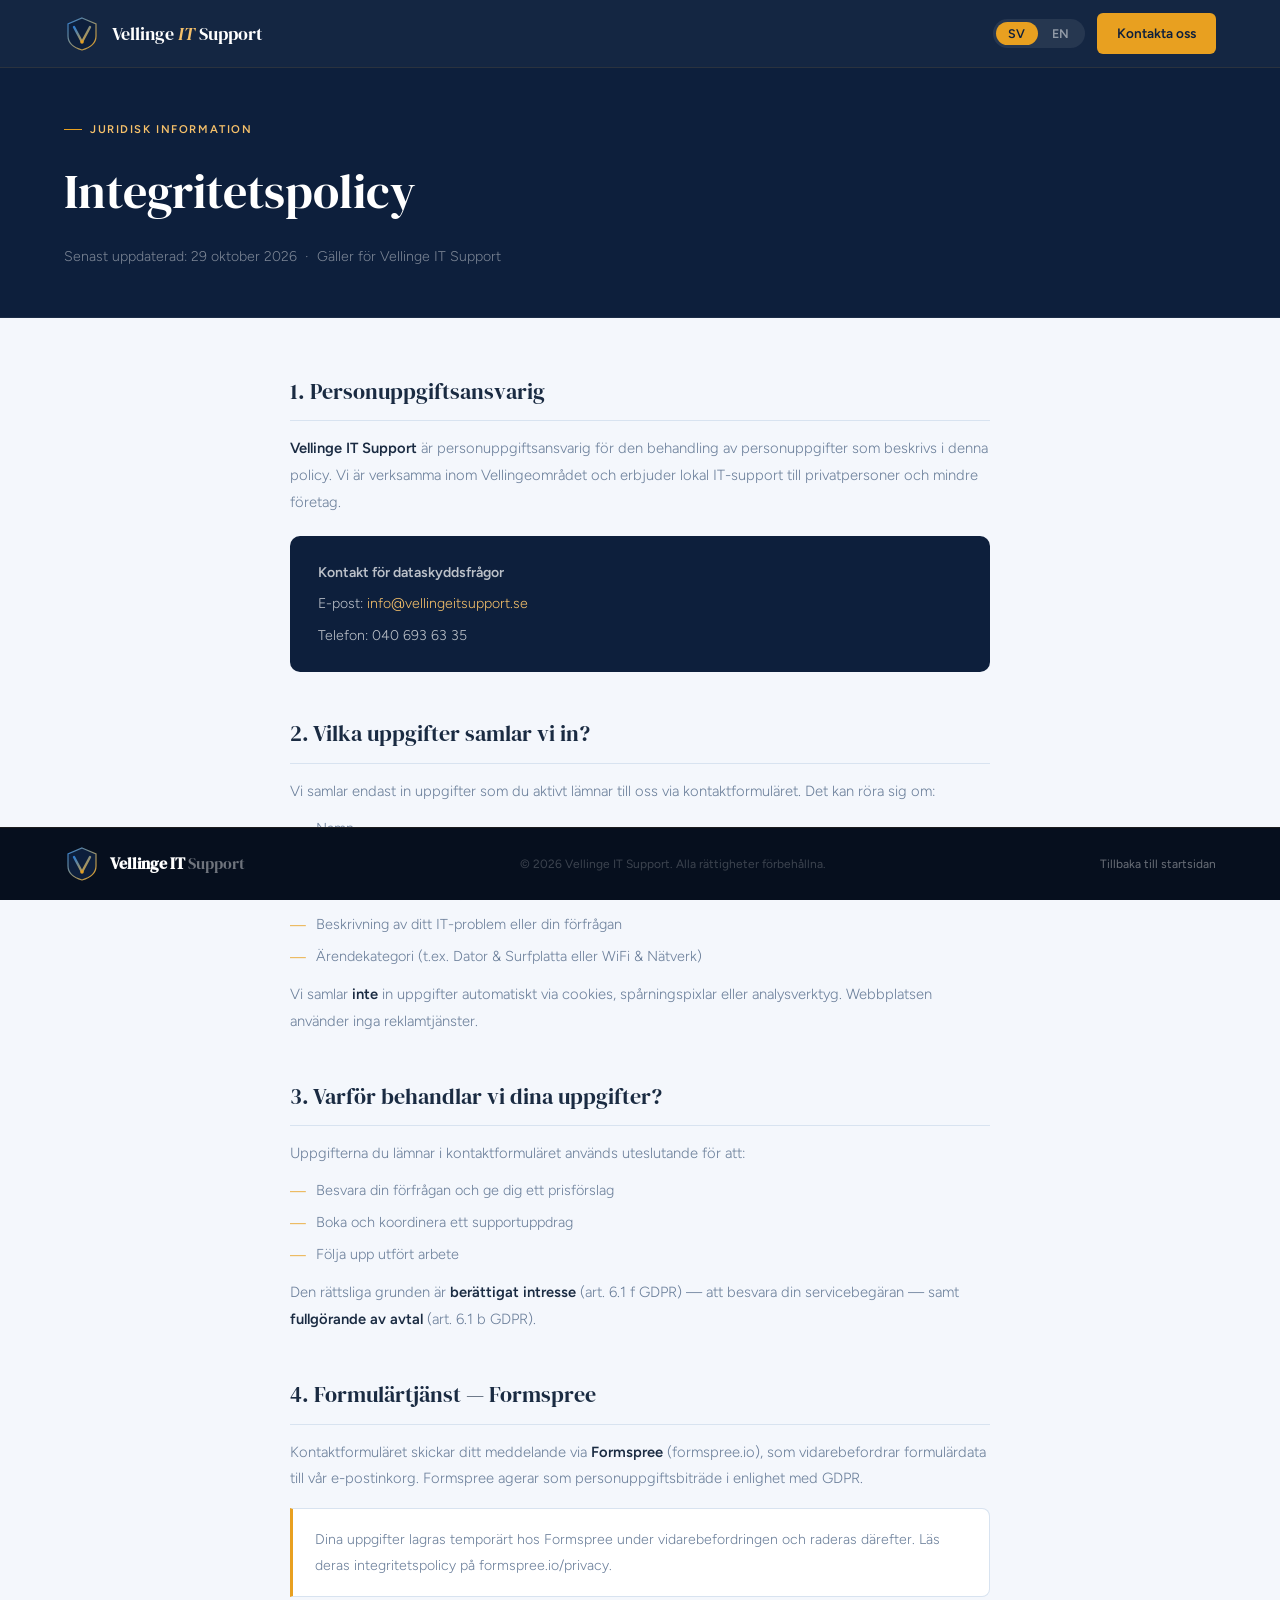
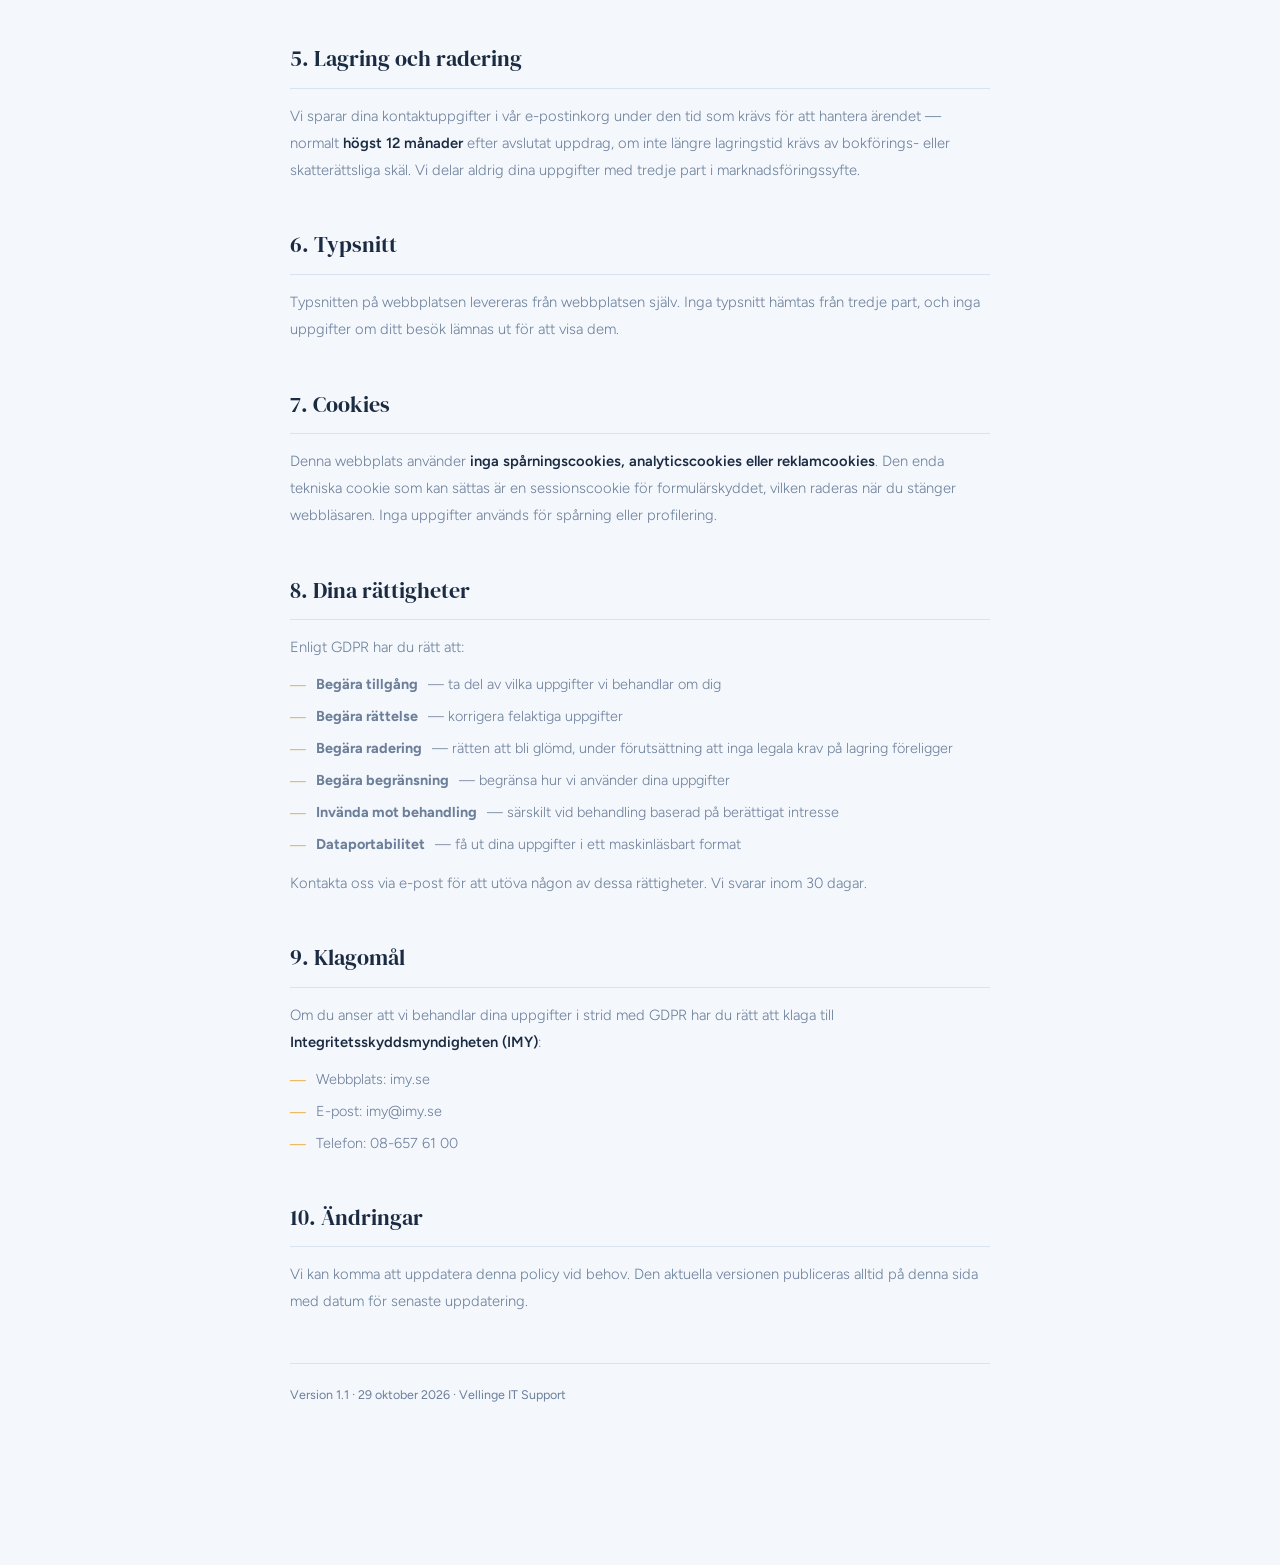
<file: privacy.html>
<!DOCTYPE html>
<html lang="sv" id="html-root">
<head>
<meta charset="UTF-8">
<link rel="icon" type="image/svg+xml" href="[data-uri]">
<meta name="viewport" content="width=device-width, initial-scale=1.0">
<title>Integritetspolicy — Vellinge IT Support</title>
<meta http-equiv="Content-Security-Policy" content="default-src 'self'; script-src 'self' 'unsafe-inline'; style-src 'self' 'unsafe-inline'; font-src 'self'; img-src 'self' data:; frame-ancestors 'none'; object-src 'none'; base-uri 'self';">
<meta http-equiv="X-Content-Type-Options" content="nosniff">
<meta http-equiv="X-Frame-Options" content="DENY">
<meta name="robots" content="noindex, nofollow">
<link rel="stylesheet" href="fonts/fonts.css">
<style>
  :root { --bg:#0d1f3c; --teal:#2e7dd1; --teal-light:#5ba3e8; --accent:#e8a020; --accent-light:#f5c06a; --accent-l:#f5c06a; --navy:#0d1f3c; --text:#1a2b42; --muted:#6b7f9a; --border:#d8e3f0; --light:#f4f7fc; }
  *, *::before, *::after { box-sizing:border-box; margin:0; padding:0; }
  html { scroll-behavior:smooth; }
  body { padding-top: 68px; padding-bottom: 72px; font-family:'Figtree', sans-serif; color:var(--text); background:var(--light); line-height:1.7; }

  nav { position: fixed; top: 0; left: 0; right: 0; z-index: 100; background: rgba(13,31,60,0.97); backdrop-filter: blur(14px); padding: 0 5vw; display: flex; align-items: center; justify-content: space-between; height: 68px; border-bottom: 1px solid rgba(232,160,32,0.1); }
  .nav-brand { display: flex; align-items: center; gap: 12px; text-decoration: none; }
  .nav-brand-icon { width: 36px; height: 36px; display: flex; align-items: center; justify-content: center; }
  .nav-brand-name { font-family:'DM Serif Display', Georgia, serif; color:white; font-size:1.1rem; font-weight:400; }
  .nav-brand-text { font-family: 'DM Serif Display', serif; color: white; font-size: 1.15rem; font-weight: 400; }
  .nav-brand-text span { color: var(--accent-light); font-style: italic; }
  .nav-actions { display:flex; align-items:center; gap:12px; }
  .lang-toggle { display:flex; background:rgba(255,255,255,0.08); border-radius:20px; padding:3px; gap:2px; }
  .lang-btn { background: none; border: none; cursor: pointer; color: rgba(255,255,255,0.5); font-family: 'Figtree', sans-serif; font-size: 0.78rem; font-weight: 600; letter-spacing: 0.05em; padding: 4px 12px; border-radius: 16px; transition: all 0.2s; }
  .lang-btn.active { background: var(--accent); color: var(--navy); }
  .nav-cta { background: var(--accent); color: var(--navy); font-family: 'Figtree', sans-serif; font-weight: 600; font-size: 0.85rem; padding: 9px 20px; border-radius: 6px; text-decoration: none; border: none; cursor: pointer; transition: all 0.2s; white-space: nowrap; }
  .nav-cta:hover { opacity: 0.85; }
  .nav-back { font-family:'Figtree', sans-serif; color:rgba(255,255,255,0.55); font-size:0.82rem; text-decoration:none; border:1px solid rgba(255,255,255,0.15); padding:6px 14px; border-radius:5px; transition:all 0.2s; }
  .nav-back:hover { color:white; border-color:rgba(255,255,255,0.35); }

  .hero { background:var(--bg); padding:52px 5vw 48px; border-bottom:1px solid rgba(255,255,255,0.06); }
  .hero-tag { font-size:0.7rem; font-weight:600; letter-spacing:0.14em; color:var(--accent-l); text-transform:uppercase; margin-bottom:12px; display:flex; align-items:center; gap:8px; }
  .hero-tag::before { content:''; width:18px; height:1.5px; background:var(--accent); }
  .hero h1 { font-family:'DM Serif Display', Georgia, serif; font-size:clamp(2rem,4vw,3rem); color:white; font-weight:400; margin-bottom:12px; }
  .hero p { color:rgba(255,255,255,0.45); font-size:0.88rem; font-weight:300; }

  .page { max-width:780px; margin:0 auto; padding:56px clamp(16px, 5vw, 40px) 88px; }
  .section { margin-bottom:44px; }
  .section h2 { font-family:'DM Serif Display', Georgia, serif; font-size:1.35rem; color:var(--text); margin-bottom:14px; font-weight:400; padding-bottom:10px; border-bottom:1px solid var(--border); }
  .section p { font-size:0.92rem; color:var(--muted); line-height:1.82; margin-bottom:12px; font-weight:300; }
  .section p:last-child { margin-bottom:0; }
  .section p strong { color:var(--text); font-weight:600; }
  .section ul { list-style:none; display:flex; flex-direction:column; gap:8px; margin:12px 0; }
  .section ul li { display:flex; align-items:flex-start; gap:10px; font-size:0.9rem; color:var(--muted); line-height:1.6; font-weight:300; }
  .section ul li::before { content:'—'; color:var(--accent); flex-shrink:0; margin-top:1px; }
  .highlight { background:white; border:1px solid var(--border); border-left:3px solid var(--accent); border-radius:0 8px 8px 0; padding:18px 22px; margin:16px 0; }
  .highlight p { font-size:0.88rem; }
  .contact-box { background:var(--bg); border-radius:10px; padding:24px 28px; margin-top:20px; }
  .contact-box p { color: rgba(255,255,255,0.72) !important; font-size:0.88rem; margin-bottom:6px; }
  .contact-box p:last-child { margin-bottom:0; }
    .contact-box strong { color: rgba(255,255,255,0.72) !important; }
  .contact-box a { color:var(--accent-l); text-decoration:none; }
  .contact-box a:hover { text-decoration:underline; }
  .updated { font-size:0.78rem; color:var(--muted); margin-top:48px; padding-top:20px; border-top:1px solid var(--border); }

  footer { position: fixed; bottom: 0; left: 0; right: 0; z-index: 100; background: #060f1e; padding: 18px 5vw; display: flex; align-items: center; justify-content: space-between; flex-wrap: wrap; gap: 16px; border-top: 1px solid rgba(232,160,32,0.1); }
  .footer-brand { display:flex; align-items:center; gap:10px; text-decoration:none; }
  .footer-brand-text { font-family: 'DM Serif Display', serif; color: rgba(255,255,255,0.42); font-size: 1rem; }
  .footer-brand-text b { color:white; }
  .footer-copy { color:rgba(255,255,255,0.22); font-size:0.75rem; }
  footer a { color:rgba(255,255,255,0.4); text-decoration:none; font-size:0.75rem; }
  footer a:hover { color:rgba(255,255,255,0.7); }
</style>
</head>
<body>
<nav>
  <a href="index.html" class="nav-brand">
        <div class="nav-brand-icon">
      <svg width="36" height="36" viewBox="0 0 36 36" xmlns="http://www.w3.org/2000/svg" aria-label="Vellinge IT logotyp">
  <defs>
    <linearGradient id="vm_g" x1="0%" y1="0%" x2="100%" y2="100%">
      <stop offset="0%" stop-color="#2e7dd1"/>
      <stop offset="100%" stop-color="#e8a020"/>
    </linearGradient>
  </defs>
  <path d="M18 2 L32 8 L32 20 Q32 30 18 34 Q4 30 4 20 L4 8 Z" fill="#0d1f3c" stroke="url(#vm_g)" stroke-width="1.2"/>
  <path d="M10 11 L18 26 L26 11" fill="none" stroke="url(#vm_g)" stroke-width="2.4" stroke-linecap="round" stroke-linejoin="round"/>
  <circle cx="18" cy="26" r="1.8" fill="#e8a020" opacity="0.9"/>
</svg>
    </div>
    <span class="nav-brand-text">Vellinge <span>IT</span> Support</span>
  </a>
  <div class="nav-actions">
    <div class="lang-toggle">
      <button class="lang-btn active" onclick="setLang('sv')" id="btn-sv">SV</button>
      <button class="lang-btn" onclick="setLang('en')" id="btn-en">EN</button>
    </div>
    <a href="index.html#contact" class="nav-cta" data-sv="Kontakta oss" data-en="Contact us">Kontakta oss</a>
  </div>
</nav>

<div class="hero">
  <div class="hero-tag" data-sv="Juridisk information" data-en="Legal information">Juridisk information</div>
  <h1 data-sv="Integritetspolicy" data-en="Privacy Policy">Integritetspolicy</h1>
  <p data-sv="Senast uppdaterad: 29 oktober 2026 &nbsp;·&nbsp; Gäller för Vellinge IT Support" data-en="Last updated: 29 October 2026 &nbsp;·&nbsp; Applies to Vellinge IT Support">Senast uppdaterad: 29 oktober 2026 &nbsp;·&nbsp; Gäller för Vellinge IT Support</p>
</div>

<div class="page">

  <div class="section">
    <h2 data-sv="1. Personuppgiftsansvarig" data-en="1. Data Controller">1. Personuppgiftsansvarig</h2>
    <p data-sv="&lt;strong&gt;Vellinge IT Support&lt;/strong&gt; är personuppgiftsansvarig för den behandling av personuppgifter som beskrivs i denna policy. Vi är verksamma inom Vellingeområdet och erbjuder lokal IT-support till privatpersoner och mindre företag." data-en="&lt;strong&gt;Vellinge IT Support&lt;/strong&gt; is the data controller for the processing of personal data described in this policy. We operate within the Vellingeområdet_EN and provide local IT support to individuals and small businesses."><strong>Vellinge IT Support</strong> är personuppgiftsansvarig för den behandling av personuppgifter som beskrivs i denna policy. Vi är verksamma inom Vellingeområdet och erbjuder lokal IT-support till privatpersoner och mindre företag.</p>
    <div class="contact-box">
      <p><strong data-sv="Kontakt för dataskyddsfrågor" data-en="Data protection contact">Kontakt för dataskyddsfrågor</strong></p>
      <p data-sv="E-post: &lt;a href='mailto:info@vellingeitsupport.se'&gt;info@vellingeitsupport.se&lt;/a&gt;" data-en="Email: &lt;a href='mailto:info@vellingeitsupport.se'&gt;info@vellingeitsupport.se&lt;/a&gt;">E-post: <a href="mailto:info@vellingeitsupport.se">info@vellingeitsupport.se</a></p>
      <p data-sv="Telefon: 040 693 63 35" data-en="Phone: 040 693 63 35">Telefon: 040 693 63 35</p>
    </div>
  </div>

  <div class="section">
    <h2 data-sv="2. Vilka uppgifter samlar vi in?" data-en="2. What data do we collect?">2. Vilka uppgifter samlar vi in?</h2>
    <p data-sv="Vi samlar endast in uppgifter som du aktivt lämnar till oss via kontaktformuläret. Det kan röra sig om:" data-en="We only collect data you actively provide through the contact form. This may include:">Vi samlar endast in uppgifter som du aktivt lämnar till oss via kontaktformuläret. Det kan röra sig om:</p>
    <ul>
      <li data-sv="Namn" data-en="Name">Namn</li>
      <li data-sv="E-postadress" data-en="Email address">E-postadress</li>
      <li data-sv="Telefonnummer (frivilligt)" data-en="Phone number (optional)">Telefonnummer (frivilligt)</li>
      <li data-sv="Beskrivning av ditt IT-problem eller din förfrågan" data-en="Description of your IT issue or request">Beskrivning av ditt IT-problem eller din förfrågan</li>
      <li data-sv="Ärendekategori (t.ex. Dator &amp; Surfplatta eller WiFi &amp; Nätverk)" data-en="Issue category (e.g. Computer &amp; Tablet or WiFi &amp; Network)">Ärendekategori (t.ex. Dator &amp; Surfplatta eller WiFi &amp; Nätverk)</li>
    </ul>
    <p data-sv="Vi samlar &lt;strong&gt;inte&lt;/strong&gt; in uppgifter automatiskt via cookies, spårningspixlar eller analysverktyg. Webbplatsen använder inga reklamtjänster." data-en="We do &lt;strong&gt;not&lt;/strong&gt; automatically collect data via cookies, tracking pixels or analytics tools. The website uses no advertising services.">Vi samlar <strong>inte</strong> in uppgifter automatiskt via cookies, spårningspixlar eller analysverktyg. Webbplatsen använder inga reklamtjänster.</p>
  </div>

  <div class="section">
    <h2 data-sv="3. Varför behandlar vi dina uppgifter?" data-en="3. Why do we process your data?">3. Varför behandlar vi dina uppgifter?</h2>
    <p data-sv="Uppgifterna du lämnar i kontaktformuläret används uteslutande för att:" data-en="The data you provide is used solely to:">Uppgifterna du lämnar i kontaktformuläret används uteslutande för att:</p>
    <ul>
      <li data-sv="Besvara din förfrågan och ge dig ett prisförslag" data-en="Respond to your enquiry and provide a quote">Besvara din förfrågan och ge dig ett prisförslag</li>
      <li data-sv="Boka och koordinera ett supportuppdrag" data-en="Book and coordinate a support visit">Boka och koordinera ett supportuppdrag</li>
      <li data-sv="Följa upp utfört arbete" data-en="Follow up after completed work">Följa upp utfört arbete</li>
    </ul>
    <p data-sv="Den rättsliga grunden är &lt;strong&gt;berättigat intresse&lt;/strong&gt; (art. 6.1 f GDPR) — att besvara din servicebegäran — samt &lt;strong&gt;fullgörande av avtal&lt;/strong&gt; (art. 6.1 b GDPR)." data-en="The legal basis is &lt;strong&gt;legitimate interest&lt;/strong&gt; (Art. 6.1 f GDPR) — responding to your service request — and &lt;strong&gt;performance of a contract&lt;/strong&gt; (Art. 6.1 b GDPR).">Den rättsliga grunden är <strong>berättigat intresse</strong> (art. 6.1 f GDPR) — att besvara din servicebegäran — samt <strong>fullgörande av avtal</strong> (art. 6.1 b GDPR).</p>
  </div>

  <div class="section">
    <h2 data-sv="4. Formulärtjänst — Formspree" data-en="4. Form service — Formspree">4. Formulärtjänst — Formspree</h2>
    <p data-sv="Kontaktformuläret skickar ditt meddelande via &lt;strong&gt;Formspree&lt;/strong&gt; (formspree.io), som vidarebefordrar formulärdata till vår e-postinkorg. Formspree agerar som personuppgiftsbiträde i enlighet med GDPR." data-en="The contact form sends your message via &lt;strong&gt;Formspree&lt;/strong&gt; (formspree.io), which forwards form data to our email inbox. Formspree acts as a data processor in accordance with GDPR.">Kontaktformuläret skickar ditt meddelande via <strong>Formspree</strong> (formspree.io), som vidarebefordrar formulärdata till vår e-postinkorg. Formspree agerar som personuppgiftsbiträde i enlighet med GDPR.</p>
    <div class="highlight">
      <p data-sv="Dina uppgifter lagras temporärt hos Formspree under vidarebefordringen och raderas därefter. Läs deras integritetspolicy på formspree.io/privacy." data-en="Your data is stored temporarily with Formspree during forwarding and then deleted. Read their privacy policy at formspree.io/privacy.">Dina uppgifter lagras temporärt hos Formspree under vidarebefordringen och raderas därefter. Läs deras integritetspolicy på formspree.io/privacy.</p>
    </div>
  </div>

  <div class="section">
    <h2 data-sv="5. Lagring och radering" data-en="5. Retention and deletion">5. Lagring och radering</h2>
    <p data-sv="Vi sparar dina kontaktuppgifter i vår e-postinkorg under den tid som krävs för att hantera ärendet — normalt &lt;strong&gt;högst 12 månader&lt;/strong&gt; efter avslutat uppdrag, om inte längre lagringstid krävs av bokförings- eller skatterättsliga skäl. Vi delar aldrig dina uppgifter med tredje part i marknadsföringssyfte." data-en="We retain your contact details for as long as needed to manage the case — normally &lt;strong&gt;no more than 12 months&lt;/strong&gt; after the completed job, unless a longer period is required by accounting or tax law. We never share your data with third parties for marketing.">Vi sparar dina kontaktuppgifter i vår e-postinkorg under den tid som krävs för att hantera ärendet — normalt <strong>högst 12 månader</strong> efter avslutat uppdrag, om inte längre lagringstid krävs av bokförings- eller skatterättsliga skäl. Vi delar aldrig dina uppgifter med tredje part i marknadsföringssyfte.</p>
  </div>

  <div class="section">
    <h2 data-sv="6. Typsnitt" data-en="6. Fonts">6. Typsnitt</h2>
    <p data-sv="Typsnitten på webbplatsen levereras från webbplatsen själv. Inga typsnitt hämtas från tredje part, och inga uppgifter om ditt besök lämnas ut för att visa dem." data-en="The fonts on this website are served by the website itself. No fonts are fetched from a third party, and nothing about your visit is passed on to display them.">Typsnitten på webbplatsen levereras från webbplatsen själv. Inga typsnitt hämtas från tredje part, och inga uppgifter om ditt besök lämnas ut för att visa dem.</p>
  </div>

  <div class="section">
    <h2 data-sv="7. Cookies" data-en="7. Cookies">7. Cookies</h2>
    <p data-sv="Denna webbplats använder &lt;strong&gt;inga spårningscookies, analyticscookies eller reklamcookies&lt;/strong&gt;. Den enda tekniska cookie som kan sättas är en sessionscookie för formulärskyddet, vilken raderas när du stänger webbläsaren. Inga uppgifter används för spårning eller profilering." data-en="This website uses &lt;strong&gt;no tracking cookies, analytics cookies or advertising cookies&lt;/strong&gt;. The only technical cookie that may be set is a session cookie for form protection, which is deleted when you close your browser. No data is used for tracking or profiling.">Denna webbplats använder <strong>inga spårningscookies, analyticscookies eller reklamcookies</strong>. Den enda tekniska cookie som kan sättas är en sessionscookie för formulärskyddet, vilken raderas när du stänger webbläsaren. Inga uppgifter används för spårning eller profilering.</p>
  </div>

  <div class="section">
    <h2 data-sv="8. Dina rättigheter" data-en="8. Your rights">8. Dina rättigheter</h2>
    <p data-sv="Enligt GDPR har du rätt att:" data-en="Under GDPR you have the right to:">Enligt GDPR har du rätt att:</p>
    <ul>
      <li data-sv="&lt;strong&gt;Begära tillgång&lt;/strong&gt; — ta del av vilka uppgifter vi behandlar om dig" data-en="&lt;strong&gt;Request access&lt;/strong&gt; — obtain information about what data we hold about you"><strong style="white-space:nowrap">Begära tillgång</strong> — ta del av vilka uppgifter vi behandlar om dig</li>
      <li data-sv="&lt;strong&gt;Begära rättelse&lt;/strong&gt; — korrigera felaktiga uppgifter" data-en="&lt;strong&gt;Request rectification&lt;/strong&gt; — correct inaccurate data"><strong style="white-space:nowrap">Begära rättelse</strong> — korrigera felaktiga uppgifter</li>
      <li data-sv="&lt;strong&gt;Begära radering&lt;/strong&gt; — rätten att bli glömd, under förutsättning att inga legala krav på lagring föreligger" data-en="&lt;strong&gt;Request erasure&lt;/strong&gt; — the right to be forgotten, where no legal retention requirements apply"><strong style="white-space:nowrap">Begära radering</strong> — rätten att bli glömd, under förutsättning att inga legala krav på lagring föreligger</li>
      <li data-sv="&lt;strong&gt;Begära begränsning&lt;/strong&gt; — begränsa hur vi använder dina uppgifter" data-en="&lt;strong&gt;Request restriction&lt;/strong&gt; — limit how we use your data"><strong style="white-space:nowrap">Begära begränsning</strong> — begränsa hur vi använder dina uppgifter</li>
      <li data-sv="&lt;strong&gt;Invända mot behandling&lt;/strong&gt; — särskilt vid behandling baserad på berättigat intresse" data-en="&lt;strong&gt;Object to processing&lt;/strong&gt; — particularly where based on legitimate interest"><strong style="white-space:nowrap">Invända mot behandling</strong> — särskilt vid behandling baserad på berättigat intresse</li>
      <li data-sv="&lt;strong&gt;Dataportabilitet&lt;/strong&gt; — få ut dina uppgifter i ett maskinläsbart format" data-en="&lt;strong&gt;Data portability&lt;/strong&gt; — receive your data in a machine-readable format"><strong style="white-space:nowrap">Dataportabilitet</strong> — få ut dina uppgifter i ett maskinläsbart format</li>
    </ul>
    <p data-sv="Kontakta oss via e-post för att utöva någon av dessa rättigheter. Vi svarar inom 30 dagar." data-en="Contact us by email to exercise any of these rights. We will respond within 30 days.">Kontakta oss via e-post för att utöva någon av dessa rättigheter. Vi svarar inom 30 dagar.</p>
  </div>

  <div class="section">
    <h2 data-sv="9. Klagomål" data-en="9. Complaints">9. Klagomål</h2>
    <p data-sv="Om du anser att vi behandlar dina uppgifter i strid med GDPR har du rätt att klaga till &lt;strong&gt;Integritetsskyddsmyndigheten (IMY)&lt;/strong&gt;:" data-en="If you believe we are processing your data in breach of GDPR you have the right to complain to the &lt;strong&gt;Swedish Authority for Privacy Protection (IMY)&lt;/strong&gt;:">Om du anser att vi behandlar dina uppgifter i strid med GDPR har du rätt att klaga till <strong>Integritetsskyddsmyndigheten (IMY)</strong>:</p>
    <ul>
      <li data-sv="Webbplats: imy.se" data-en="Website: imy.se">Webbplats: imy.se</li>
      <li data-sv="E-post: imy@imy.se" data-en="Email: imy@imy.se">E-post: imy@imy.se</li>
      <li data-sv="Telefon: 08-657 61 00" data-en="Phone: 08-657 61 00">Telefon: 08-657 61 00</li>
    </ul>
  </div>

  <div class="section">
    <h2 data-sv="10. Ändringar" data-en="10. Changes">10. Ändringar</h2>
    <p data-sv="Vi kan komma att uppdatera denna policy vid behov. Den aktuella versionen publiceras alltid på denna sida med datum för senaste uppdatering." data-en="We may update this policy as needed. The current version is always published on this page with the date of the latest update.">Vi kan komma att uppdatera denna policy vid behov. Den aktuella versionen publiceras alltid på denna sida med datum för senaste uppdatering.</p>
  </div>

  <p class="updated" data-sv="Version 1.1 · 29 oktober 2026 · Vellinge IT Support" data-en="Version 1.1 · 29 October 2026 · Vellinge IT Support">Version 1.1 · 29 oktober 2026 · Vellinge IT Support</p>

</div>

<footer>
  <div class="footer-brand">
        <svg width="36" height="36" viewBox="0 0 36 36" xmlns="http://www.w3.org/2000/svg" aria-label="Vellinge IT logotyp">
  <defs>
    <linearGradient id="vm_g" x1="0%" y1="0%" x2="100%" y2="100%">
      <stop offset="0%" stop-color="#2e7dd1"/>
      <stop offset="100%" stop-color="#e8a020"/>
    </linearGradient>
  </defs>
  <path d="M18 2 L32 8 L32 20 Q32 30 18 34 Q4 30 4 20 L4 8 Z" fill="#0d1f3c" stroke="url(#vm_g)" stroke-width="1.2"/>
  <path d="M10 11 L18 26 L26 11" fill="none" stroke="url(#vm_g)" stroke-width="2.4" stroke-linecap="round" stroke-linejoin="round"/>
  <circle cx="18" cy="26" r="1.8" fill="#e8a020" opacity="0.9"/>
</svg>
    <span class="footer-brand-text"><b>Vellinge IT</b> Support</span>
  </div>

  <span class="footer-copy" data-sv="© 2026 Vellinge IT Support. Alla rättigheter förbehållna." data-en="© 2026 Vellinge IT Support. All rights reserved.">© 2026 Vellinge IT Support. Alla rättigheter förbehållna.</span>
  <a href="index.html" data-sv="Tillbaka till startsidan" data-en="Back to home">Tillbaka till startsidan</a>
</footer>

<script>
  var currentLang = 'sv';
  try { currentLang = localStorage.getItem('lang') || 'sv'; } catch(e) {}

  function setLang(lang) {
    currentLang = lang;
    document.documentElement.lang = lang;
    var els = document.querySelectorAll('[data-sv][data-en]');
    for (var i = 0; i < els.length; i++) {
      var el  = els[i];
      var val = el.getAttribute('data-' + lang);
      if (!val) continue;
      if (el.tagName === 'INPUT' || el.tagName === 'TEXTAREA') {
        el.placeholder = val;
      } else {
        el.innerHTML = val;
      }
    }
    var bsv = document.getElementById('btn-sv');
    var ben = document.getElementById('btn-en');
    if (bsv) { bsv.classList.toggle('active', lang === 'sv'); }
    if (ben) { ben.classList.toggle('active', lang === 'en'); }
    try { localStorage.setItem('lang', lang); } catch(e) {}
  }

  if (document.readyState === 'loading') {
    document.addEventListener('DOMContentLoaded', function() { setLang(currentLang); });
  } else {
    setLang(currentLang);
  }
</script>
</body>
</html>
</file>
<file: fonts/fonts.css>
@font-face {
  font-family: 'DM Serif Display';
  font-style: normal;
  font-weight: 400;
  font-display: swap;
  src: url('dm-serif-display-regular.woff2') format('woff2');
}

@font-face {
  font-family: 'DM Serif Display';
  font-style: italic;
  font-weight: 400;
  font-display: swap;
  src: url('dm-serif-display-italic.woff2') format('woff2');
}

@font-face {
  font-family: 'Figtree';
  font-style: normal;
  font-weight: 300 900;
  font-display: swap;
  src: url('figtree-var.woff2') format('woff2');
}
</file>
